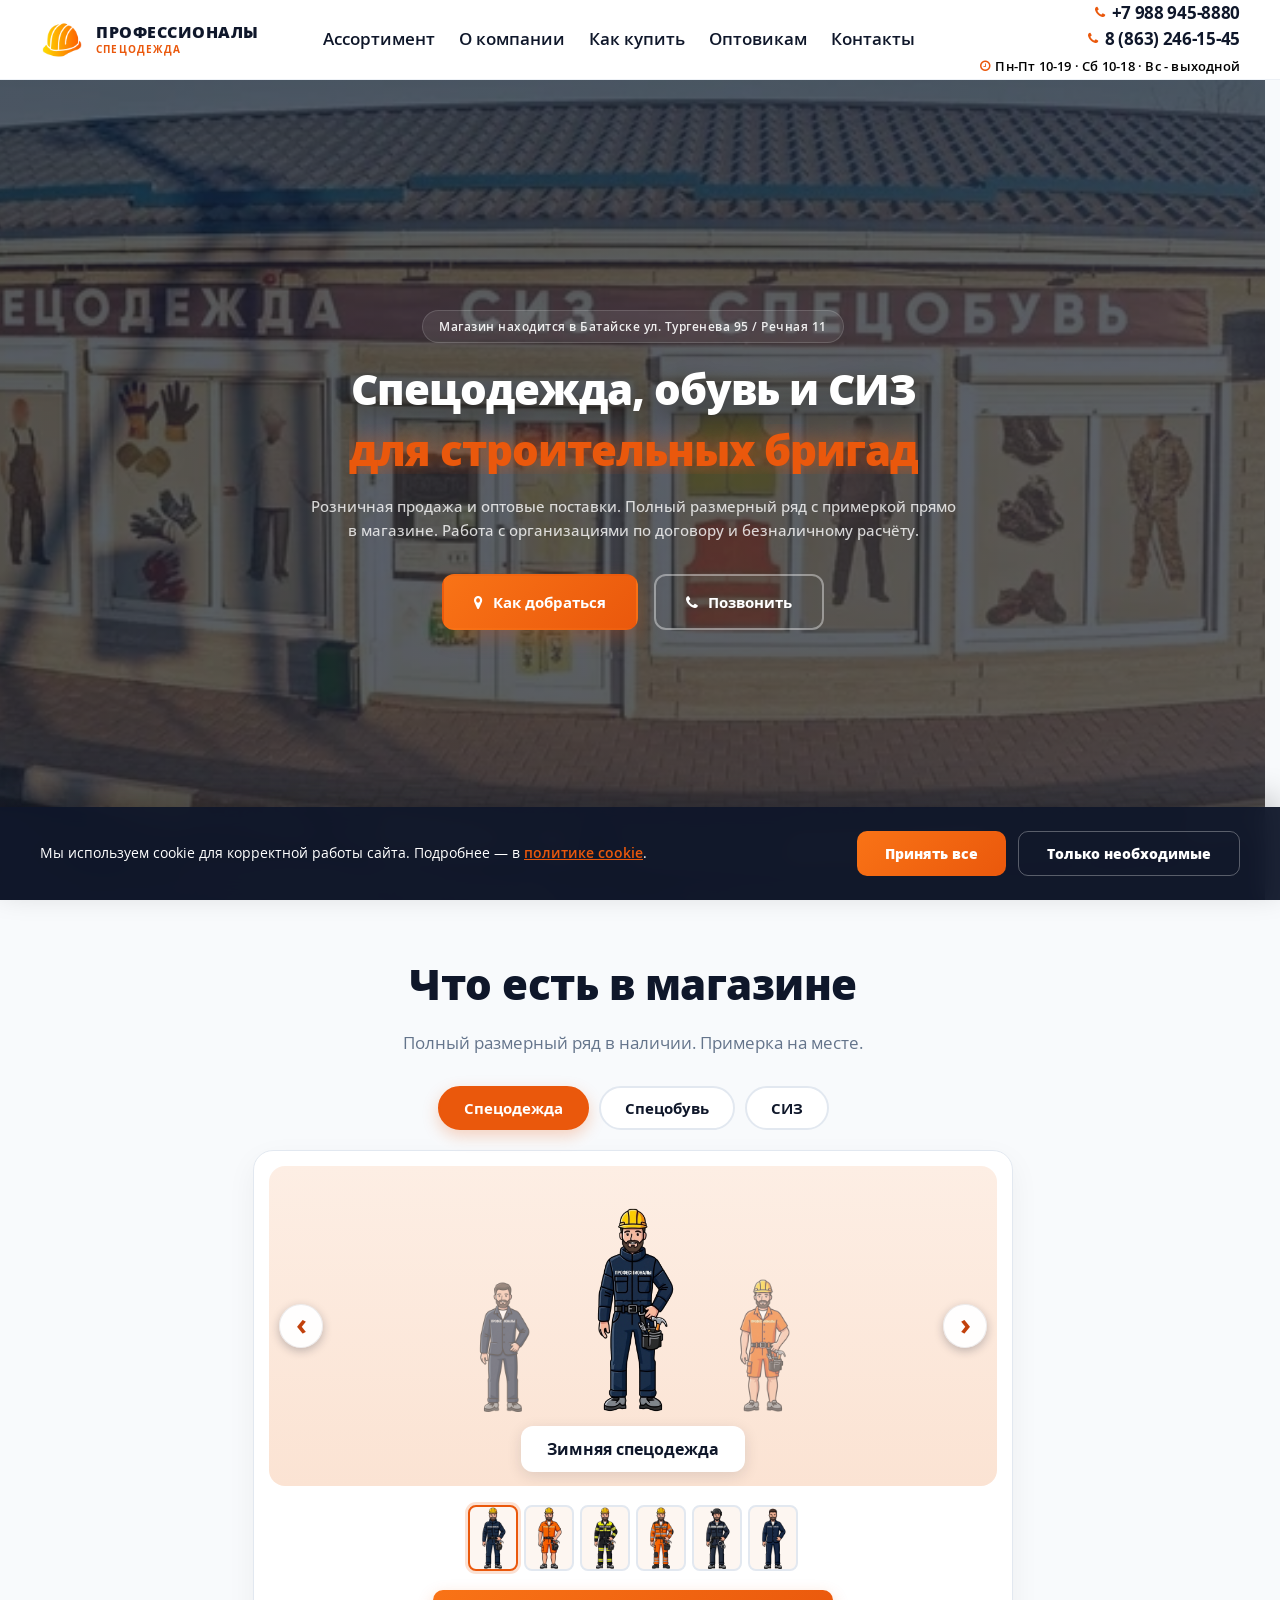
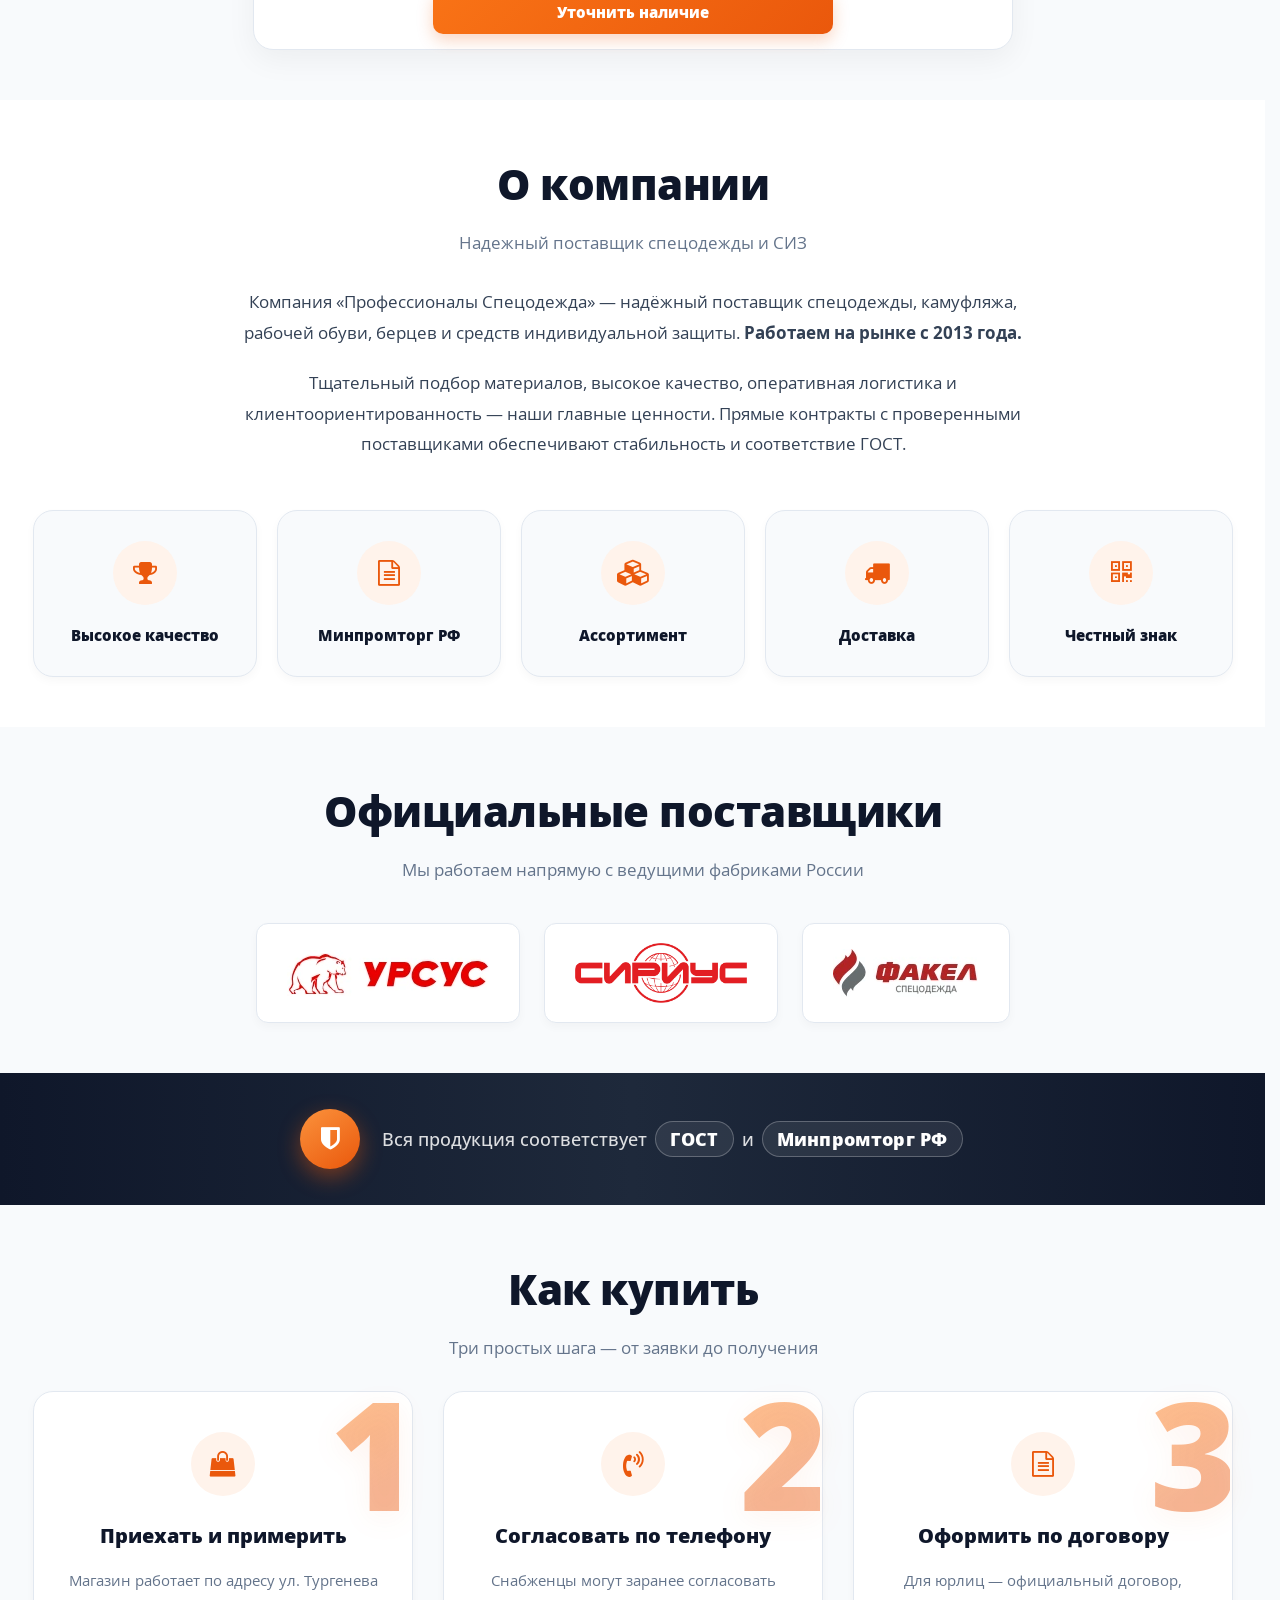
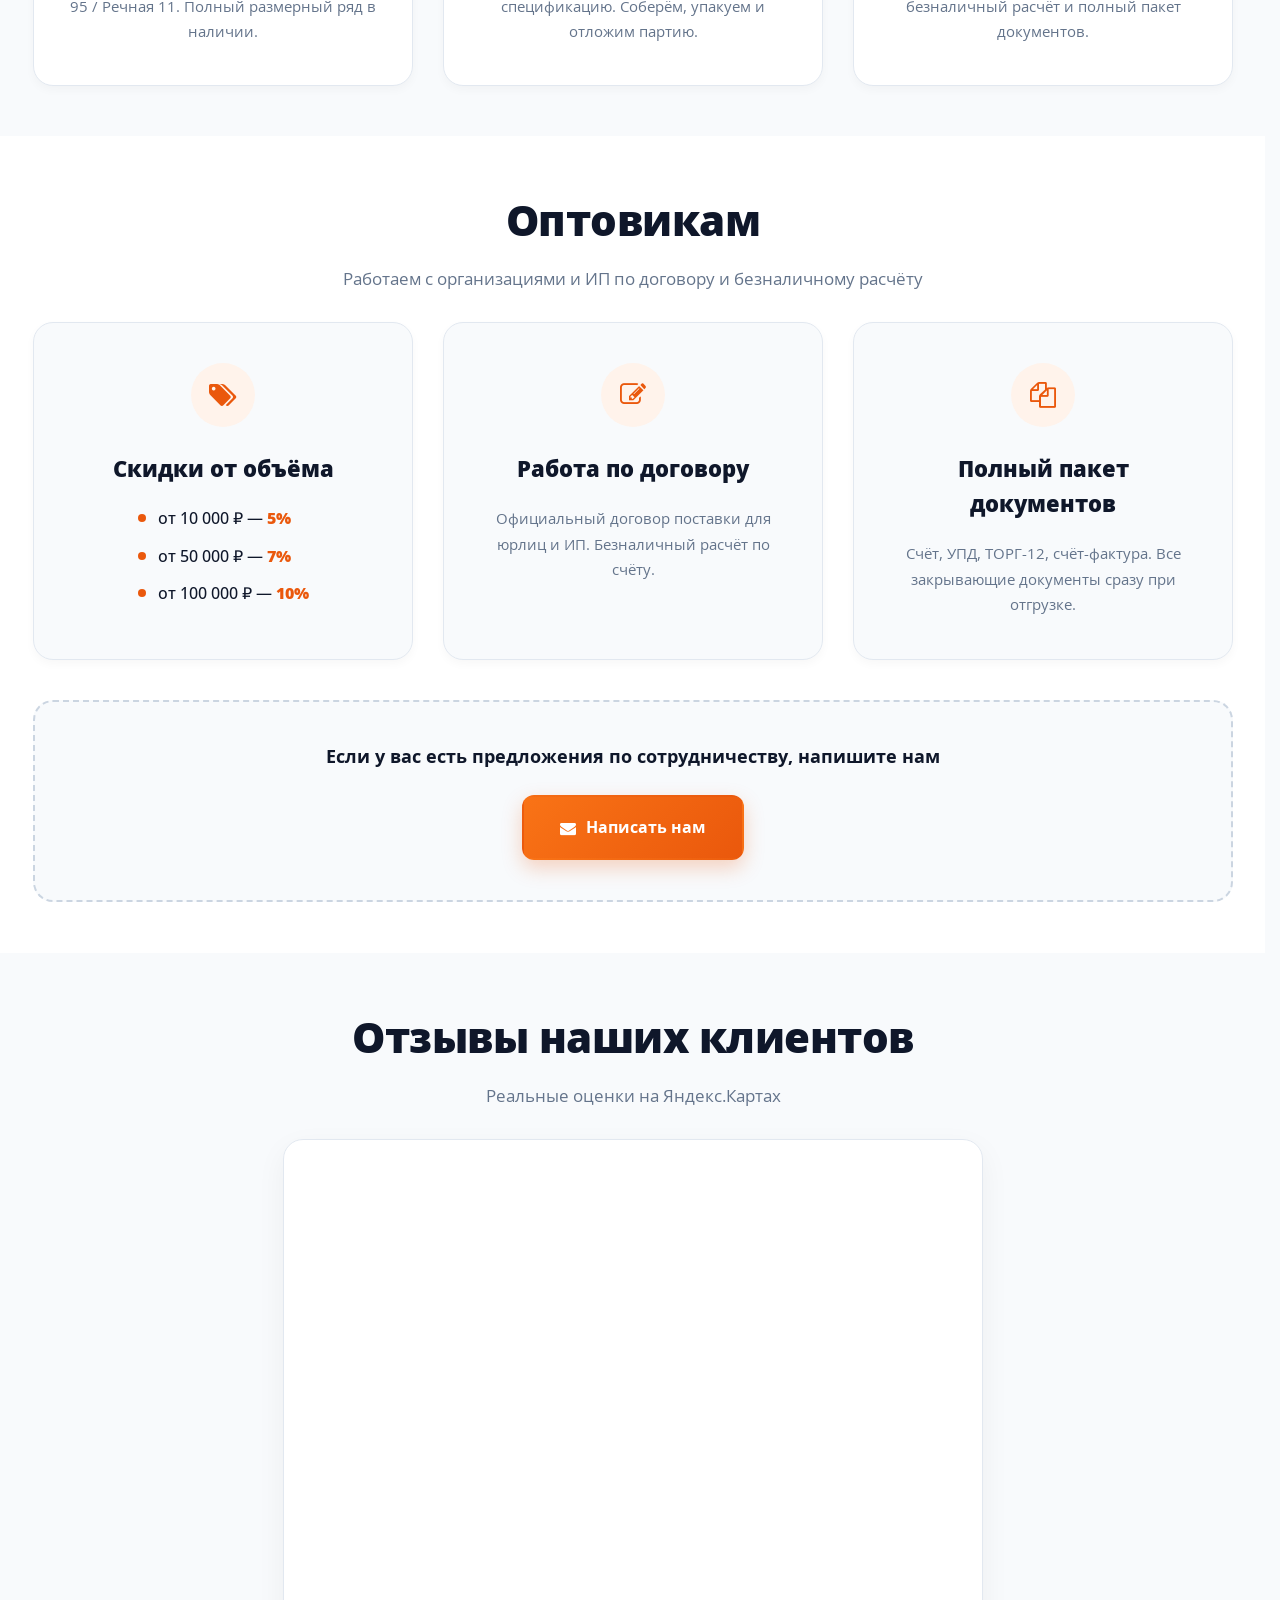
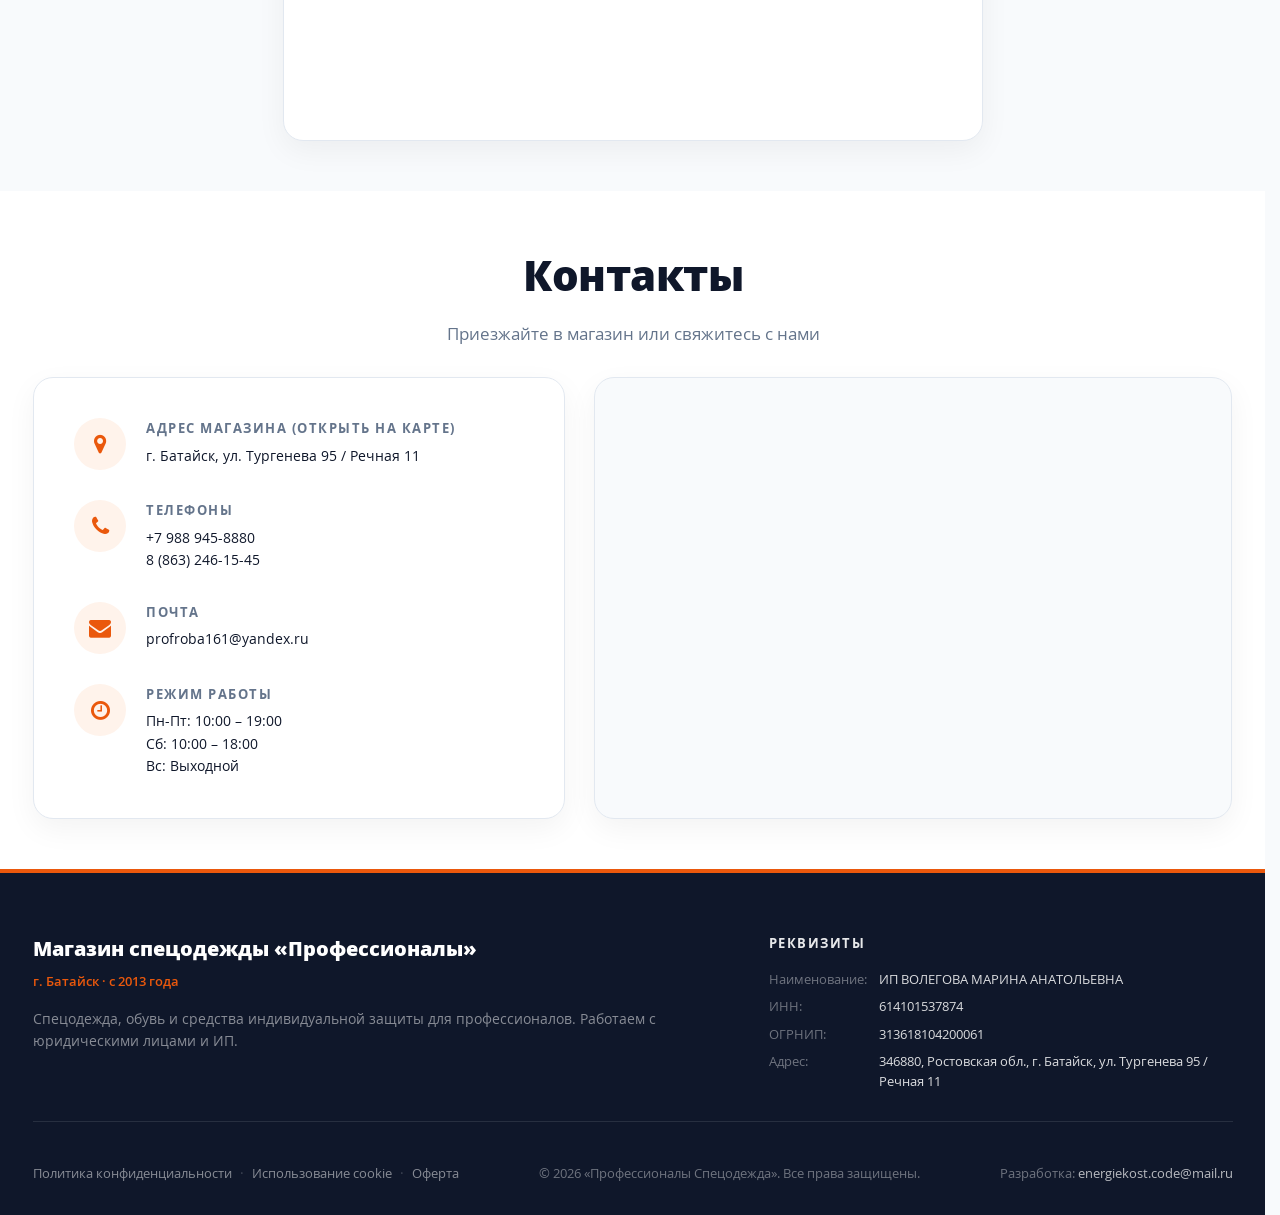
<file: index.html>
<!DOCTYPE html><!-- HTML 5-->
<html class="no-js" lang="ru">
<head>
    <meta charset="UTF-8">
    <script>
    (function(){
        var d = document.documentElement;
        d.classList.remove('no-js');
        d.classList.add('js');
        try { if (localStorage.getItem('promo_minimized') === 'true') { d.classList.add('promo-min'); } } catch(e) {}
        if ('scrollRestoration' in history) { history.scrollRestoration = 'manual'; }
    })();
    window.imgFallback=function(el){var svg=document.createElementNS('http://www.w3.org/2000/svg','svg');svg.setAttribute('viewBox','0 0 24 24');svg.setAttribute('class',el.className);svg.setAttribute('role','img');svg.setAttribute('aria-label',el.alt||'Изображение товара');svg.innerHTML='<rect x="3" y="4" width="18" height="16" rx="3" fill="none" stroke="currentColor" stroke-width="1.6"/><circle cx="9" cy="10" r="1.6"/><path d="M4 17l4.5-4.5 3 3L15 12l5 5" fill="none" stroke="currentColor" stroke-width="1.6" stroke-linecap="round" stroke-linejoin="round"/>';el.replaceWith(svg);};
    </script>
    <script>
    setTimeout(function () {
        document.querySelectorAll('.reveal').forEach(function (el) {
            el.classList.add('active');
        });
    }, 3500);
    </script>
    <meta name="viewport" content="width=device-width, initial-scale=1.0, viewport-fit=cover">
    <title>Спецодежда, рабочая обувь и СИЗ в Батайске | Магазин «Профессионалы»</title>
    <meta name="description" content="Магазин спецодежды «Профессионалы» в Батайске. Спецодежда, рабочая обувь, СИЗ. Опт и розница с 2013 года. ГОСТ. ул. Тургенева 95 / Речная 11.">
    <!-- ИКОНКИ ДЛЯ ВСЕХ УСТРОЙСТВ -->
    <link rel="icon" href="./img/favicon.ico">
    <link rel="icon" type="image/png" sizes="192x192" href="./img/icons/android-chrome-192x192.png">
    <link rel="apple-touch-icon" sizes="180x180" href="./img/icons/apple-touch-icon.png">
    <link rel="manifest" href="./site.webmanifest">
    <meta name="application-name" content="Профессионалы">
    <meta name="msapplication-TileColor" content="#ea580c">
    <meta name="msapplication-TileImage" content="./img/icons/mstile-150x150.png">
    <link rel="canonical" href="https://spetsodezhdabt.ru/">
    <meta name="theme-color" content="#0f172a">
    <meta property="og:type" content="website">
    <meta property="og:site_name" content="Профессионалы — спецодежда и СИЗ">
    <meta property="og:title" content="Спецодежда, рабочая обувь и СИЗ в Батайске | Магазин «Профессионалы»">
    <meta property="og:description" content="Спецодежда, рабочая обувь и СИЗ. Опт и розница с 2013 года. ГОСТ. Батайск, ул. Тургенева 95 / Речная 11.">
    <meta property="og:url" content="https://spetsodezhdabt.ru/">
    <meta property="og:image" content="https://spetsodezhdabt.ru/img/icons/og-cover.jpg">
    <meta property="og:image:width" content="1200">
    <meta property="og:image:height" content="600">
    <meta property="og:image:alt" content="Спецодежда, рабочая обувь и СИЗ в Батайске — магазин «Профессионалы»">
    <meta property="og:locale" content="ru_RU">
    <meta name="twitter:card" content="summary_large_image">
    <meta name="twitter:title" content="Спецодежда, рабочая обувь и СИЗ в Батайске | Магазин «Профессионалы»">
    <meta name="twitter:description" content="Спецодежда, рабочая обувь и СИЗ. Опт и розница с 2013 года. ГОСТ. Батайск, ул. Тургенева 95 / Речная 11.">
    <meta name="twitter:image" content="https://spetsodezhdabt.ru/img/icons/og-cover.jpg">
    <meta name="geo.region" content="RU-ROS">
    <meta name="geo.placename" content="Батайск">
    <meta name="geo.position" content="47.129;39.749">
    <meta name="ICBM" content="47.129, 39.749">
    <meta name="robots" content="index, follow, max-image-preview:large">
    <meta name="format-detection" content="telephone=no">

    <script type="application/ld+json">
    {"@context":"https://schema.org","@type":"Store","@id":"https://spetsodezhdabt.ru/#store","name":"Профессионалы — спецодежда и СИЗ","description":"Спецодежда, рабочая обувь и СИЗ в Батайске. Опт и розница с 2013 года.","url":"https://spetsodezhdabt.ru/","image":["https://spetsodezhdabt.ru/img/icons/og-cover.jpg","https://spetsodezhdabt.ru/img/boots.webp"],"telephone":"+7-988-945-8880","email":"profroba161@yandex.ru","address":{"@type":"PostalAddress","addressLocality":"Батайск","streetAddress":"ул. Тургенева 95 / Речная 11","addressRegion":"Ростовская область","postalCode":"346880","addressCountry":"RU"},"geo":{"@type":"GeoCoordinates","latitude":47.129,"longitude":39.749},"hasMap":"https://yandex.ru/maps/org/professionaly/1201692137/","sameAs":["https://yandex.ru/maps/org/professionaly/1201692137/"],"openingHoursSpecification":[{"@type":"OpeningHoursSpecification","dayOfWeek":["Monday","Tuesday","Wednesday","Thursday","Friday"],"opens":"10:00","closes":"19:00"},{"@type":"OpeningHoursSpecification","dayOfWeek":"Saturday","opens":"10:00","closes":"18:00"}],"priceRange":"₽","currenciesAccepted":"RUB","paymentAccepted":"Cash, Invoice","foundingDate":"2013"}
    </script>

    <link rel="stylesheet" href="./font-awesome-4.7.0/css/font-awesome.min.css">
    <link rel="preload" as="image" href="./img/hero-bg.webp" media="(min-width: 769px)">
    <link rel="preload" as="image" href="./img/hero-bg-mobile.webp" media="(max-width: 768px)">
    <link rel="stylesheet" href="./css/style.css">
</head>
<body>

    <div class="scroll-progress" id="scrollProgress" style="position:fixed;top:0;left:0;height:3px;background:var(--primary);z-index:9999;width:0;transition:width 0.1s;"></div>

    <!-- ШАПКА -->
    <header class="header">
        <div class="container header-inner">
            <a href="/" class="logo" id="logoLink" aria-label="Профессионалы — на главную">
                <img class="logo-icon" src="./img/logo.webp" alt="Логотип" onerror="imgFallback(this)">
                <span class="logo-text">
                    <span class="logo-name">ПРОФЕССИОНАЛЫ</span>
                    <span class="logo-sub">СПЕЦОДЕЖДА</span>
                </span>
            </a>

            <nav class="nav" id="nav">
                <ul class="nav-list">
                    <li><a href="#catalog" class="nav__link">Ассортимент</a></li>
                    <li><a href="#about" class="nav__link">О компании</a></li>
                    <li><a href="#how" class="nav__link">Как купить</a></li>
                    <li><a href="#wholesale" class="nav__link">Оптовикам</a></li>
                    <li><a href="#contacts" class="nav__link">Контакты</a></li>
                </ul>

                <div class="nav-mobile-contacts">
                    <a href="tel:+79889458880" class="mobile-phone-main">
                        <i class="fa fa-phone"></i> +7 988 945-8880
                    </a>
                    <span class="mobile-schedule">
                        <i class="fa fa-clock-o"></i> Пн-Пт 10-19 · Сб 10-18 · Вс - выходной
                    </span>
                    <div class="nav-messengers">
                        <a href="https://wa.me/79889458880" target="_blank" rel="noopener noreferrer" class="nav-msg-btn nav-msg-btn--wa" aria-label="WhatsApp"><i class="fa fa-whatsapp"></i></a>
                        <a href="https://max.ru/u/f9LHodD0cOLCpM7u_pa_Vx3ul_MFQYvq51uS13gZhT7H8y5cZUYExjlwQ-0" target="_blank" rel="noopener noreferrer" class="nav-msg-btn nav-msg-btn--max" aria-label="MAX"><img class="max-logo" src="./img/max_logo.svg" alt="" aria-hidden="true"></a>
                    </div>
                </div>
            </nav>

            <div class="header-contacts">
                <div class="phones">
                    <a href="tel:+79889458880" class="phone-main"><i class="fa fa-phone"></i> +7 988 945-8880</a>
                    <a href="tel:+78632461545" class="phone-main phone-main--alt"><i class="fa fa-phone"></i> 8 (863) 246-15-45</a>
                </div>
                <span class="work-hours"><i class="fa fa-clock-o"></i> Пн-Пт 10-19 · Сб 10-18 · Вс - выходной</span>
            </div>

            <a href="tel:+79889458880" class="header-mobile-phone" aria-label="Позвонить">
                <i class="fa fa-phone"></i>
            </a>

            <button class="burger" id="burger" aria-label="Меню" aria-expanded="false">
                <i class="fa fa-bars"></i>
            </button>
        </div>
    </header>

    <main>
        <!-- ГЛАВНЫЙ ЭКРАН -->
        <section class="hero">
            <div class="container hero-inner reveal">
                <div class="hero-badge">Магазин находится в Батайске ул. Тургенева 95 / Речная 11</div>

                <h1 class="hero-title">
                    <span class="hero-title-top">Спецодежда, обувь и СИЗ</span>
                    <span class="hero-title-bottom">
                        <span class="rotator-wrapper">
                            <span class="rotator-sizer" aria-hidden="true">для строительных бригад</span>
                            <span class="text-rotator" id="rotator">для строительных бригад</span>
                        </span>
                    </span>
                </h1>

                <p class="hero-text">
                    Розничная продажа и оптовые поставки. <span class="hero-text-extra">Полный размерный ряд с примеркой прямо в магазине. Работа с организациями по договору и безналичному расчёту.</span>
                </p>
                <div class="hero-actions">
                    <a href="#contacts" class="btn btn-primary"><i class="fa fa-map-marker"></i> Как добраться</a>
                    <a href="tel:+79889458880" class="btn btn-outline"><i class="fa fa-phone"></i> Позвонить</a>
                </div>
            </div>
        </section>

        <!-- КАТАЛОГ (КАРУСЕЛЬ) -->
        <section class="section" id="catalog">
            <div class="container">
                <div class="section-title reveal">
                    <h2>Что есть в магазине</h2>
                    <p>Полный размерный ряд в наличии. Примерка на месте.</p>
                </div>

                <!-- КАРУСЕЛЬ -->
                <div class="catalog-wrap reveal">
                    <div class="tabs" id="tabs"></div>
                    <div class="cat-card">
                        <div class="scene" id="scene">
                            <button class="cat-arrow l" id="arrL" aria-label="Назад">&#8249;</button>
                            <div class="stage" id="stage"></div>
                            <div class="plaque" id="plaque"></div>
                            <button class="cat-arrow r" id="arrR" aria-label="Вперёд">&#8250;</button>
                        </div>
                        <div class="thumbs" id="thumbs"></div>

                        <button class="cta" id="ctaBtn">Уточнить наличие</button>
                    </div>
                </div>
            </div>
        </section>

        <!-- О КОМПАНИИ -->
        <section class="section section-dark" id="about">
            <div class="container">
                <div class="section-title reveal">
                    <h2>О компании</h2>
                    <p>Надежный поставщик спецодежды и СИЗ</p>
                </div>

                <div class="about-text reveal">
                    <p>Компания «Профессионалы Спецодежда» — надёжный поставщик спецодежды, камуфляжа, рабочей обуви, берцев и средств индивидуальной защиты. <strong>Работаем на рынке с 2013 года.</strong></p>
                    <p>Тщательный подбор материалов, высокое качество, оперативная логистика и клиентоориентированность — наши главные ценности. Прямые контракты с проверенными поставщиками обеспечивают стабильность и соответствие ГОСТ.</p>
                </div>

                <div class="features-grid reveal">
                    <div class="feature-item">
                        <div class="feature-icon"><i class="fa fa-trophy"></i></div>
                        <h4>Высокое качество</h4>
                    </div>
                    <div class="feature-item">
                        <div class="feature-icon"><i class="fa fa-file-text-o"></i></div>
                        <h4>Минпромторг РФ</h4>
                    </div>
                    <div class="feature-item">
                        <div class="feature-icon"><i class="fa fa-cubes"></i></div>
                        <h4>Ассортимент</h4>
                    </div>
                    <div class="feature-item">
                        <div class="feature-icon"><i class="fa fa-truck"></i></div>
                        <h4>Доставка</h4>
                    </div>
                    <div class="feature-item">
                        <div class="feature-icon"><i class="fa fa-qrcode"></i></div>
                        <h4>Честный знак</h4>
                    </div>
                </div>
            </div>
        </section>

        <!-- БРЕНДЫ -->
        <section class="section" id="brands">
            <div class="container">
                <div class="section-title reveal">
                    <h2>Официальные поставщики</h2>
                    <p>Мы работаем напрямую с ведущими фабриками России</p>
                </div>
                <div class="brands-wrap reveal">
                    <div class="brand-item"><img src="./img/brand/urus_logo.webp"   alt="УРСУС"          onerror="imgFallback(this)"></div>
                    <div class="brand-item"><img src="./img/brand/sirius_logo.webp" alt="Планета Сириус" onerror="imgFallback(this)"></div>
                    <div class="brand-item"><img src="./img/brand/torch_logo.webp"  alt="Факел"          onerror="imgFallback(this)"></div>
                </div>
            </div>
        </section>

        <!-- ГОСТ -->
        <div class="gost">
            <div class="container gost-inner reveal">
                <div class="gost-icon"><i class="fa fa-shield"></i></div>
                <p class="gost-text">Вся продукция соответствует <span class="gost-badge">ГОСТ</span> и <span class="gost-badge">Минпромторг РФ</span></p>
            </div>
        </div>

        <!-- КАК КУПИТЬ -->
        <section class="section" id="how">
            <div class="container">
                <div class="section-title reveal">
                    <h2>Как купить</h2>
                    <p>Три простых шага — от заявки до получения</p>
                </div>
                <div class="steps-grid">
                    <div class="step-card reveal">
                        <span class="step-num">1</span>
                        <div class="step-icon"><i class="fa fa-shopping-bag"></i></div>
                        <h3>Приехать и примерить</h3>
                        <p>Магазин работает по адресу ул. Тургенева 95 / Речная 11. Полный размерный ряд в наличии.</p>
                    </div>
                    <div class="step-card reveal reveal-delay-1">
                        <span class="step-num">2</span>
                        <div class="step-icon"><i class="fa fa-volume-control-phone"></i></div>
                        <h3>Согласовать по телефону</h3>
                        <p>Снабженцы могут заранее согласовать спецификацию. Соберём, упакуем и отложим партию.</p>
                    </div>
                    <div class="step-card reveal reveal-delay-2">
                        <span class="step-num">3</span>
                        <div class="step-icon"><i class="fa fa-file-text-o"></i></div>
                        <h3>Оформить по договору</h3>
                        <p>Для юрлиц — официальный договор, безналичный расчёт и полный пакет документов.</p>
                    </div>
                </div>
            </div>
        </section>

        <!-- ОПТОВИКАМ -->
        <section class="section section-dark" id="wholesale">
            <div class="container">
                <div class="section-title reveal">
                    <h2>Оптовикам</h2>
                    <p>Работаем с организациями и ИП по договору и безналичному расчёту</p>
                </div>
                <div class="opt-grid">
                    <div class="opt-card reveal">
                        <div class="opt-card__icon"><i class="fa fa-tags"></i></div>
                        <h3>Скидки от объёма</h3>
                        <ul class="opt-card__list">
                            <li>от 10 000 ₽ — <strong>5%</strong></li>
                            <li>от 50 000 ₽ — <strong>7%</strong></li>
                            <li>от 100 000 ₽ — <strong>10%</strong></li>
                        </ul>
                    </div>
                    <div class="opt-card reveal reveal-delay-1">
                        <div class="opt-card__icon"><i class="fa fa-pencil-square-o"></i></div>
                        <h3>Работа по договору</h3>
                        <p>Официальный договор поставки для юрлиц и ИП. Безналичный расчёт по счёту.</p>
                    </div>
                    <div class="opt-card reveal reveal-delay-2">
                        <div class="opt-card__icon"><i class="fa fa-files-o"></i></div>
                        <h3>Полный пакет документов</h3>
                        <p>Счёт, УПД, ТОРГ-12, счёт-фактура. Все закрывающие документы сразу при отгрузке.</p>
                    </div>
                </div>
                <div class="opt-cta reveal">
                    <p>Если у вас есть предложения по сотрудничеству, напишите нам</p>
                    <a href="mailto:profroba161@yandex.ru" class="btn btn-primary"><i class="fa fa-envelope"></i> Написать нам</a>
                </div>
            </div>
        </section>

        <!-- ОТЗЫВЫ -->
        <section class="section" id="reviews">
            <div class="container">
                <div class="section-title reveal">
                    <h2>Отзывы наших клиентов</h2>
                    <p>Реальные оценки на Яндекс.Картах</p>
                </div>
                <div class="reviews-frame reveal">
                    <iframe src="https://yandex.ru/maps-reviews-widget/1201692137?comments" title="Отзывы о магазине" loading="lazy"></iframe>
                </div>
            </div>
        </section>

        <!-- КОНТАКТЫ -->
        <section class="section section-dark" id="contacts">
            <div class="container">
                <div class="section-title reveal">
                    <h2>Контакты</h2>
                    <p>Приезжайте в магазин или свяжитесь с нами</p>
                </div>
                <div class="contacts-grid">
                    <div class="contact-box reveal">
                        <a href="https://yandex.ru/maps/org/professionaly/1201692137/" target="_blank" rel="noopener noreferrer" class="contact-item">
                            <div class="contact-icon"><i class="fa fa-map-marker"></i></div>
                            <div>
                                <div class="contact-label">Адрес магазина (Открыть на карте)</div>
                                <div class="contact-val">г. Батайск, ул. Тургенева 95 / Речная 11</div>
                            </div>
                        </a>
                        <div class="contact-item">
                            <div class="contact-icon"><i class="fa fa-phone"></i></div>
                            <div>
                                <div class="contact-label">Телефоны</div>
                                <div class="contact-val">
                                    <a href="tel:+79889458880">+7 988 945-8880</a><br>
                                    <a href="tel:+78632461545">8 (863) 246-15-45</a>
                                </div>
                            </div>
                        </div>
                        <div class="contact-item">
                            <div class="contact-icon"><i class="fa fa-envelope"></i></div>
                            <div>
                                <div class="contact-label">Почта</div>
                                <div class="contact-val"><a href="mailto:profroba161@yandex.ru">profroba161@yandex.ru</a></div>
                            </div>
                        </div>
                        <div class="contact-item">
                            <div class="contact-icon"><i class="fa fa-clock-o"></i></div>
                            <div>
                                <div class="contact-label">Режим работы</div>
                                <div class="contact-val">Пн-Пт: 10:00 – 19:00<br>Сб: 10:00 – 18:00<br>Вс: Выходной</div>
                            </div>
                        </div>
                    </div>
                    <div class="map-wrap reveal reveal-delay-1">
                        <iframe src="https://yandex.ru/map-widget/v1/?ol=biz&oid=1201692137&z=16" width="100%" height="100%" loading="lazy" allowfullscreen="true" title="Карта"></iframe>
                    </div>
                </div>
            </div>
        </section>
    </main>

    <!-- ПОДВАЛ -->
    <footer class="footer">
        <div class="container">
            <div class="footer-top">
                <div class="footer-brand">
                    <div class="footer-brand-name">Магазин спецодежды «Профессионалы»</div>
                    <div class="footer-brand-tagline">г. Батайск · с 2013 года</div>
                    <p class="footer-brand-desc">Спецодежда, обувь и средства индивидуальной защиты для профессионалов. Работаем с юридическими лицами и ИП.</p>
                </div>
                <div class="footer-req">
                    <h4>Реквизиты</h4>
                    <div class="footer-requisites">
                        <div class="footer-req-row"><span class="footer-req-label">Наименование:</span><span class="footer-req-value">ИП ВОЛЕГОВА МАРИНА АНАТОЛЬЕВНА</span></div>
                        <div class="footer-req-row"><span class="footer-req-label">ИНН:</span><span class="footer-req-value">614101537874</span></div>
                        <div class="footer-req-row"><span class="footer-req-label">ОГРНИП:</span><span class="footer-req-value">313618104200061</span></div>
                        <div class="footer-req-row"><span class="footer-req-label">Адрес:</span><span class="footer-req-value">346880, Ростовская обл., г. Батайск, ул. Тургенева 95 / Речная 11</span></div>
                    </div>
                </div>
            </div>
            <div class="footer-bottom-row">
                <div class="footer-legal">
                    <a href="#" id="openPolicy">Политика конфиденциальности</a>
                    <span class="dot">·</span>
                    <a href="#" id="openPolicyCookie">Использование cookie</a>
                    <span class="dot">·</span>
                    <a href="#" id="openPolicyOferta">Оферта</a>
                </div>
                <div class="footer-copy">© <span id="copyYear">2026</span> «Профессионалы Спецодежда». Все права защищены.</div>
                <div class="footer-author">Разработка: <a href="mailto:energiekost.code@mail.ru">energiekost.code@mail.ru</a></div>
            </div>
        </div>
    </footer>

    <!-- ================= КОНТЕЙНЕР АКЦИИ (МОРФИНГ) ================= -->
    <div class="promo-container" id="promoContainer">
        <!-- ПК КАРТОЧКА -->
        <div class="promo-card-pc" id="promoCardPc">
           <button type="button" class="promo-card-pc__close" id="minimizePc" aria-label="Свернуть">
                <i class="fa fa-chevron-down"></i>
            </button>

            <img src="./img/boots.webp" alt="Зимняя обувь" class="promo-card-pc__img" onerror="imgFallback(this)">

            <div>
                <div class="promo-card-pc__tag"><span class="flame-ico" aria-hidden="true">🔥</span> Акция</div>
                <div class="promo-card-pc__title">Скидка 10%</div>
                <div class="promo-card-pc__text">на всю зимнюю обувь!</div>
            </div>

            <div class="promo-card-pc__btns">
                <a href="tel:+79889458880" class="pw-btn call"><i class="fa fa-phone"></i> Позвонить</a>
                <a href="https://wa.me/79889458880?text=Здравствуйте!%20Интересует%20скидка%2010%25%20на%20зимнюю%20обувь." target="_blank" rel="noopener noreferrer" class="pw-btn wa"><i class="fa fa-whatsapp"></i> WhatsApp</a>
                <a href="https://max.ru/u/f9LHodD0cOLCpM7u_pa_Vx3ul_MFQYvq51uS13gZhT7H8y5cZUYExjlwQ-0" target="_blank" rel="noopener noreferrer" class="pw-btn max"><img class="max-logo" src="./img/max_logo.svg" alt="" aria-hidden="true"> MAX</a>
            </div>
        </div>

        <!-- КРУГЛАЯ КНОПКА — запасной вход в акцию после сворачивания
             (ПК: разворачивает карточку, телефон/планшет: открывает модалку) -->
        <button type="button" class="promo-fab" id="promoFab" aria-label="Открыть акцию">
            <i class="fa fa-tags"></i>
        </button>
    </div>

    <!-- ================= ЛИПКАЯ ПАНЕЛЬ (ТЕЛЕФОН И ПЛАНШЕТ) ================= -->
    <div class="mobile-promo-bar" id="mobilePromoBar" role="button" tabindex="0" aria-label="Акция: скидка 10% на зимнюю обувь">
        <div class="mobile-promo-content">
            <img src="./img/boots.webp" alt="Зимняя обувь" class="mobile-promo-img" onerror="imgFallback(this)">
            <div class="mobile-promo-text">
                <!-- Порядок на узких экранах: картинка → плашка «Скидка 10% 🔥» → подпись -->
                <span class="mobile-promo-label">Скидка 10% <span class="flame-ico" aria-hidden="true">🔥</span></span>
                <span class="mobile-promo-sub">на зимнюю обувь</span>
            </div>
        </div>
        <div class="mobile-promo-btn">Узнать</div>

        <button type="button" class="mobile-promo-close" id="minimizeMobile" aria-label="Свернуть">
            <i class="fa fa-chevron-down"></i>
        </button>
    </div>

    <!-- ================= МОДАЛКА АКЦИИ (ТЕЛЕФОН И ПЛАНШЕТ) ================= -->
    <div class="promo-modal" id="promoModal">
        <div class="promo-modal-window" role="dialog" aria-modal="true" aria-label="Акция: Скидка 10% на зимнюю обувь">
            <button type="button" class="promo-modal-close" id="closePromoModal" aria-label="Закрыть">
                <i class="fa fa-times"></i>
            </button>
            <img src="./img/boots.webp" alt="Зимняя обувь" class="promo-modal-img" onerror="imgFallback(this)">

            <div class="promo-modal-tag"><span class="flame-ico" aria-hidden="true">🔥</span> Акция</div>

            <div class="promo-modal-title">Скидка 10%</div>
            <div class="promo-modal-subtitle">на всю зимнюю обувь!</div>
            <div class="promo-modal-text">Успейте подготовиться к сезону. Полный размерный ряд в наличии.</div>

            <div class="promo-modal-buttons">
                <a href="tel:+79889458880" class="btn-msg call">
                    <i class="fa fa-phone"></i> Позвонить
                </a>
                <a href="https://wa.me/79889458880?text=Здравствуйте!%20Интересует%20скидка%2010%25%20на%20зимнюю%20обувь." target="_blank" rel="noopener noreferrer" class="btn-msg wa">
                    <i class="fa fa-whatsapp"></i> Написать в WhatsApp
                </a>
                <a href="https://max.ru/u/f9LHodD0cOLCpM7u_pa_Vx3ul_MFQYvq51uS13gZhT7H8y5cZUYExjlwQ-0" target="_blank" rel="noopener noreferrer" class="btn-msg max">
                    <img class="max-logo" src="./img/max_logo.svg" alt="" aria-hidden="true"> Написать в MAX
                </a>
            </div>
        </div>
    </div>

    <!-- ПЛАВАЮЩИЙ ВИДЖЕТ СВЯЗИ -->
    <div class="widget" id="msgWidget">
        <div class="widget-menu">
            <a href="tel:+79889458880" class="widget-btn widget-btn--phone" aria-label="Позвонить"><i class="fa fa-phone"></i></a>
            <a href="https://wa.me/79889458880" target="_blank" rel="noopener noreferrer" class="widget-btn widget-btn--wa" aria-label="WhatsApp"><i class="fa fa-whatsapp"></i></a>
            <a href="https://max.ru/u/f9LHodD0cOLCpM7u_pa_Vx3ul_MFQYvq51uS13gZhT7H8y5cZUYExjlwQ-0" target="_blank" rel="noopener noreferrer" class="widget-btn widget-btn--max" aria-label="MAX"><img class="max-logo" src="./img/max_logo.svg" alt="" aria-hidden="true"></a>
        </div>
        <button id="widgetTrigger" class="widget-trigger" aria-expanded="false" aria-label="Связаться с нами">
            <svg class="widget-icon-open" viewBox="0 0 24 24" fill="none" stroke="currentColor" stroke-width="2" stroke-linecap="round" stroke-linejoin="round"><path d="M21 11.5a8.38 8.38 0 0 1-.9 3.8 8.5 8.5 0 0 1-7.6 4.7 8.38 8.38 0 0 1-3.8-.9L3 21l1.9-5.7a8.38 8.38 0 0 1-.9-3.8 8.5 8.5 0 0 1 4.7-7.6 8.38 8.38 0 0 1 3.8-.9h.5a8.48 8.48 0 0 1 8 8v.5z"></path></svg>
            <svg class="widget-icon-close" viewBox="0 0 24 24" fill="none" stroke="currentColor" stroke-width="2.5" stroke-linecap="round" stroke-linejoin="round"><line x1="18" y1="6" x2="6" y2="18"></line><line x1="6" y1="6" x2="18" y2="18"></line></svg>
        </button>
    </div>

    <!-- COOKIE -->
    <div class="cookie" id="cookieBanner" role="dialog" aria-live="polite" aria-label="Уведомление об использовании cookie">
        <div class="container cookie-inner">
            <p class="cookie-text">Мы используем cookie для корректной работы сайта. Подробнее — в <a href="#" id="openPolicyCookie2">политике cookie</a>.</p>
            <div class="cookie-actions">
                <button class="cookie-btn cookie-btn--primary" id="cookieAccept">Принять все</button>
                <button class="cookie-btn cookie-btn--ghost" id="cookieNecessary">Только необходимые</button>
            </div>
        </div>
    </div>

    <!-- ЮРИДИЧЕСКАЯ МОДАЛКА -->
    <div class="modal" id="popupOverlay" role="dialog" aria-modal="true" aria-label="Правовая информация">
        <div class="modal-window">
            <button class="modal-close" id="popupClose" aria-label="Закрыть"><i class="fa fa-times"></i></button>
            <div class="modal-scroll">
                <h2 class="modal-title" id="modalTitle">Правовая информация</h2>
                <div class="modal-tabs" role="tablist">
                    <button class="modal-tab is-active" data-tab="tab-1" role="tab" aria-selected="true">152-ФЗ</button>
                    <button class="modal-tab" data-tab="tab-2" role="tab" aria-selected="false">Cookie</button>
                    <button class="modal-tab" data-tab="tab-3" role="tab" aria-selected="false">Оферта</button>
                </div>
                <div class="modal-content is-active" id="tab-1" role="tabpanel">
                    <h3>Политика в отношении обработки персональных данных</h3>
                    <p><strong>1. Общие положения.</strong> Настоящая Политика определяет порядок обработки и защиты персональных данных в магазине спецодежды «Профессионалы» (далее — Оператор) в соответствии с Федеральным законом от 27.07.2006 № 152-ФЗ «О персональных данных».</p>
                    <p><strong>2. Оператор.</strong> Индивидуальный предприниматель Волегова Марина Анатольевна, ИНН 614101537874, ОГРНИП 313618104200061. Адрес: 346880, Ростовская обл., г. Батайск, ул. Тургенева 95 / Речная 11. Телефон: <a href="tel:+79889458880">+7 988 945-8880</a>. E-mail: <a href="mailto:profroba161@yandex.ru">profroba161@yandex.ru</a>.</p>
                    <p><strong>3. Состав данных.</strong> Сайт не содержит форм сбора персональных данных. Обработка данных возникает только при обращении пользователя по телефону, в мессенджерах (WhatsApp, MAX) или по электронной почте. При обращении могут обрабатываться: имя, номер телефона, адрес электронной почты, наименование организации (для юрлиц) и содержание обращения.</p>
                    <p><strong>4. Цели обработки.</strong> Консультирование по ассортименту, наличию и ценам; подготовка коммерческого предложения; заключение и исполнение договора поставки; оформление первичных документов (счёт, УПД, ТОРГ-12).</p>
                    <p><strong>5. Правовые основания.</strong> Согласие субъекта персональных данных, выраженное путём обращения к Оператору; заключение и исполнение договора; требования законодательства РФ.</p>
                    <p><strong>6. Сроки обработки.</strong> Данные обрабатываются до достижения целей обработки либо до отзыва согласия субъектом. Данные, необходимые для бухгалтерского и налогового учёта, хранятся в сроки, установленные законодательством РФ.</p>
                    <p><strong>7. Права субъекта.</strong> Вы вправе запросить сведения об обработке ваших данных, требовать их уточнения, блокирования или уничтожения, а также отозвать согласие, направив обращение на e-mail Оператора.</p>
                    <p><strong>8. Изменения.</strong> Оператор вправе изменять Политику. Актуальная редакция всегда размещена на данной странице. Обновлено: октябрь 2026 г.</p>
                </div>
                <div class="modal-content" id="tab-2" role="tabpanel">
                    <h3>Использование файлов Cookie</h3>
                    <p><strong>1. Что такое cookie.</strong> Cookie — небольшие текстовые файлы, которые сохраняются в браузере при посещении сайта и позволяют ему корректно работать и запоминать ваши настройки.</p>
                    <p><strong>2. Какие cookie использует сайт.</strong> Сайт использует только строго необходимые (технические) cookie и данные localStorage: состояние акционного виджета (свёрнут/развёрнут), факт выбора настроек cookie, состояние интерфейса (меню, модальные окна). Аналитические и рекламные cookie не используются, данные третьим лицам не передаются.</p>
                    <p><strong>3. Cookie не содержат персональных данных</strong> и не позволяют идентифицировать конкретного посетителя.</p>
                    <p><strong>4. Управление cookie.</strong> Вы можете удалить или заблокировать cookie в настройках своего браузера. Полный запрет cookie может повлиять на работу отдельных элементов интерфейса (например, акционного виджета).</p>
                    <p>Обновлено: октябрь 2026 г.</p>
                </div>
                <div class="modal-content" id="tab-3" role="tabpanel">
                    <h3>Уведомление об отсутствии публичной оферты</h3>
                    <p><strong>1.</strong> Вся информация, размещённая на сайте — сведения о товарах (спецодежда, рабочая обувь, СИЗ), их характеристиках и наличии — носит исключительно ознакомительный и справочный характер и не является публичной офертой в смысле статьи 437 Гражданского кодекса РФ.</p>
                    <p><strong>2.</strong> Цены, указанные устно или в переписке, являются предварительными. Итоговая стоимость, условия оплаты, скидок и поставки фиксируются в договоре поставки либо в счёте.</p>
                    <p><strong>3.</strong> Изображения товаров могут незначительно отличаться от фактического внешнего вида. Ассортимент, размеры и наличие уточняются по телефону <a href="tel:+79889458880">+7 988 945-8880</a> или в мессенджерах.</p>
                    <p><strong>4.</strong> Оформление заказа и заключение договора осуществляется при обращении в магазин — по телефону, через мессенджеры или при личном визите. Обновлено: октябрь 2026 г.</p>
                </div>
            </div>
        </div>
    </div>

    <!-- МОДАЛКА КАТАЛОГА -->
    <div class="catalog-overlay" id="catalogOverlay">
        <div class="catalog-sheet" role="dialog" aria-modal="true" aria-label="Информация о товаре">
            <button class="catalog-close" id="catalogClose" aria-label="Закрыть">&times;</button>
            <div class="c-media" id="mMedia">
                <button class="p-arrow l" id="mArrL" aria-label="Назад">&#8249;</button>
                <div class="mwrap" id="mImg"></div>
                <button class="p-arrow r" id="mArrR" aria-label="Вперёд">&#8250;</button>
            </div>
            <div class="c-info">
                <h3 id="mTitle"></h3>
                <p>Полный размерный ряд в наличии. Приезжайте на примерку или закажите оптом по договору.</p>
                <a class="mbtn call" id="mCall" href="tel:+79889458880">Позвонить: +7 988 945-8880</a>
                <button class="mbtn mx" id="mMax">MAX</button>
                <a class="mbtn wa" id="mWa" href="https://wa.me/79889458880" target="_blank" rel="noopener">WhatsApp</a>
                <a class="mbtn mail" id="mMail" href="mailto:profroba161@yandex.ru" title="Откроет почту с готовым текстом заявки"><i class="fa fa-envelope"></i> Написать на почту</a>
            </div>
        </div>
    </div>

    <div class="toast" id="toast"></div>
    <script src="js/script.js"></script>
</body>
</html>
</file>
<file: css/style.css>
/* ================= ШРИФТЫ ================= */
@font-face { font-family: 'Open Sans'; src: url('../fonts/OpenSans-Light.woff2') format('woff2'); font-weight: 300; font-style: normal; font-display: swap; }
@font-face { font-family: 'Open Sans'; src: url('../fonts/OpenSans-Regular.woff2') format('woff2'); font-weight: 400; font-style: normal; font-display: swap; }
@font-face { font-family: 'Open Sans'; src: url('../fonts/OpenSans-Medium.woff2') format('woff2'); font-weight: 500; font-style: normal; font-display: swap; }
@font-face { font-family: 'Open Sans'; src: url('../fonts/OpenSans-SemiBold.woff2') format('woff2'); font-weight: 600; font-style: normal; font-display: swap; }
@font-face { font-family: 'Open Sans'; src: url('../fonts/OpenSans-Bold.woff2') format('woff2'); font-weight: 700; font-style: normal; font-display: swap; }
@font-face { font-family: 'Open Sans'; src: url('../fonts/OpenSans-ExtraBold.woff2') format('woff2'); font-weight: 800 900; font-style: normal; font-display: swap; }

/* ================= БАЗА ================= */
:root {
    --primary: #ea580c;
    --primary-hover: #c2410c;
    --primary-light: #f97316;
    --wa: #25d366;
    --wa-light: #3ee07d;
    --mx: #7b2ff7;
    --mx-light: #964dff;
    --mail: #475569;
    --mail-light: #64748b;
    --secondary: #0f172a;
    --text: #334155;
    --soft: #f8fafc;
    --border: #e2e8f0;
    --white: #ffffff;
    --muted: #64748b;
    --icon-bg: #FFF3EB;
    --icon-bg-hover: #FFE4D6;
    --radius: 20px;
    --shadow-sm: 0 4px 10px rgba(0,0,0,0.03);
    --shadow: 0 10px 30px rgba(0,0,0,0.05);
    --transition: 0.4s cubic-bezier(0.4, 0, 0.2, 1);
    --font: 'Open Sans', 'Segoe UI', Arial, sans-serif;
}

* { margin: 0; padding: 0; box-sizing: border-box; -webkit-tap-highlight-color: transparent; }
html { scroll-behavior: smooth; scroll-padding-top: 80px; overflow-x: hidden; scrollbar-gutter: stable; }
@media (prefers-reduced-motion: reduce) { html { scroll-behavior: auto; } }
body { font-family: var(--font); color: var(--text); background: var(--soft); line-height: 1.6; overflow-x: hidden; padding-top: 80px; -webkit-font-smoothing: antialiased; }
a { text-decoration: none; color: inherit; transition: color var(--transition); }
ul { list-style: none; }
img { max-width: 100%; height: auto; display: block; }
button { font-family: inherit; cursor: pointer; border: none; background: none; color: inherit; }
.container { width: 100%; max-width: 1240px; margin: 0 auto; padding: 0 20px; }
.section { padding: 50px 0; }
.section-dark { background: var(--white); }
.section-title { text-align: center; margin-bottom: 30px; }
.section-title h2 { font-size: clamp(28px, 4vw, 42px); font-weight: 800; color: var(--secondary); margin-bottom: 12px; letter-spacing: -0.5px; }
.section-title p { font-size: 17px; color: var(--muted); max-width: 600px; margin: 0 auto; }

/* ================= АНИМАЦИЯ ================= */
.js .reveal { opacity: 0; transform: translateY(40px); transition: opacity 0.8s ease-out, transform 0.8s cubic-bezier(0.5, 0, 0, 1); will-change: opacity, transform; }
.js .reveal.active { opacity: 1; transform: translateY(0); }
.reveal-delay-1 { transition-delay: 0.1s; }
.reveal-delay-2 { transition-delay: 0.2s; }
.reveal-delay-3 { transition-delay: 0.3s; }

/* ================= КНОПКИ ================= */
.btn { display: inline-flex; align-items: center; justify-content: center; gap: 10px; padding: 18px 36px; font-size: 16px; font-weight: 700; border-radius: 12px; cursor: pointer; transition: var(--transition); text-align: center; border: 2px solid transparent; }
.btn-primary { background: linear-gradient(135deg, var(--primary-light), var(--primary)); color: var(--white); box-shadow: 0 8px 20px rgba(234, 88, 12, 0.25); }
.btn-outline { background: transparent; color: var(--white); border-color: rgba(255,255,255,0.4); -webkit-backdrop-filter: blur(5px); backdrop-filter: blur(5px); }

/* ================= ШАПКА ================= */
.header { position: fixed; top: 0; left: 0; width: 100%; height: 80px; background: rgba(255, 255, 255, 0.95); -webkit-backdrop-filter: blur(12px); backdrop-filter: blur(12px); border-bottom: 1px solid rgba(226, 232, 240, 0.6); z-index: 1000; transition: all 0.3s ease; }
.header-inner { display: flex; align-items: center; justify-content: space-between; height: 100%; gap: 15px; flex-wrap: nowrap; }
.logo { display: flex; align-items: center; gap: 12px; flex-shrink: 0; }
.logo-icon { width: 44px; height: 44px; object-fit: contain; flex-shrink: 0; }
.logo-text { display: flex; flex-direction: column; line-height: 1.1; }
.logo-name { font-size: 16px; font-weight: 800; color: var(--secondary); letter-spacing: 0.5px; text-transform: uppercase; }
.logo-sub { font-size: 10px; font-weight: 700; color: var(--primary); letter-spacing: 1.2px; margin-top: 2px; }
.nav-list { display: flex; gap: 24px; }
.nav-list a { display: inline-block; font-weight: 600; font-size: 16.5px; color: var(--secondary); white-space: nowrap; position: relative; transition: color 0.25s ease, transform 0.25s ease; }
.nav-list a::after { content: ''; position: absolute; bottom: -5px; left: 0; width: 100%; height: 3px; border-radius: 3px; background: linear-gradient(90deg, var(--primary-light), var(--primary)); box-shadow: 0 2px 10px rgba(234, 88, 12, 0.45); transform: scaleX(0); transform-origin: right; transition: transform 0.35s cubic-bezier(0.4, 0, 0.2, 1); }
.header-contacts { display: flex; flex-direction: column; align-items: flex-end; gap: 2px; }
/* Телефоны в шапке: без подложек — просто иконка и номер, оба одного размера */
.phones { display: flex; flex-direction: column; align-items: flex-end; gap: 4px; }
.phone-main { display: inline-flex; align-items: center; gap: 7px; padding: 0; background: none; border: none; border-radius: 0; font-size: 16.5px; font-weight: 700; color: var(--secondary); letter-spacing: -0.3px; line-height: 1.3; }
.phone-main i { font-size: 13px; color: var(--primary); }
.phone-main--alt { font-size: 16.5px; font-weight: 700; color: var(--secondary); }
.phone-main--alt i { font-size: 13px; color: var(--primary); }
.work-hours { font-size: 13px; color: #000000; font-weight: 600; display: flex; align-items: center; gap: 5px; letter-spacing: 0.2px; margin-top: 5px; }
.work-hours i { color: var(--primary); font-size: 12px; }
.header-mobile-phone { display: none; }
.burger { display: none; }
.nav-mobile-contacts { display: none; }

/* ================= ГЛАВНЫЙ ЭКРАН ================= */
.hero { position: relative; min-height: calc(100vh - 80px); min-height: calc(100dvh - 80px); display: flex; align-items: center; justify-content: center; background: linear-gradient(135deg, rgba(15, 23, 42, 0.7) 0%, rgba(48, 54, 70, 0.78) 100%), url('../img/hero-bg.webp') center center / cover no-repeat; color: var(--white); overflow: hidden; padding: 100px 0 140px; }
.hero-inner { position: relative; z-index: 2; max-width: 900px; text-align: center; margin: 0 auto; }
.hero-badge { display: inline-block; padding: 6px 16px; font-size: 12px; font-weight: 600; color: rgba(255, 255, 255, 0.9); background: rgba(255, 255, 255, 0.08); border: 1px solid rgba(255, 255, 255, 0.15); border-radius: 100px; margin-bottom: 20px; letter-spacing: 0.5px; -webkit-backdrop-filter: blur(4px); backdrop-filter: blur(4px); }
.hero-title { font-size: clamp(24px, 3.5vw, 42px); font-weight: 900; line-height: 1.25; letter-spacing: -1px; margin-bottom: 20px; text-shadow: 0 10px 30px rgba(0,0,0,0.5); display: flex; flex-direction: column; align-items: center; justify-content: center; width: 100%; }
.hero-title-top { display: block; margin-bottom: 8px; }
.hero-title-bottom { display: flex; justify-content: center; align-items: center; gap: 12px; min-height: 1.2em; }
.rotator-wrapper { display: inline-grid; position: relative; overflow: hidden; height: 1.2em; vertical-align: middle; text-align: left; }
.rotator-sizer,
.text-rotator { grid-area: 1 / 1; white-space: nowrap; }
.rotator-sizer { visibility: hidden; pointer-events: none; display: inline-block; }
.text-rotator { color: var(--primary); display: inline-block; text-shadow: 0 0 20px rgba(234, 88, 12, 0.6); }
.hero-text { font-size: 15px; line-height: 1.6; color: rgba(255, 255, 255, 0.8); max-width: 650px; margin: 0 auto 32px; font-weight: 500; }
.hero-actions { display: flex; justify-content: center; gap: 16px; flex-wrap: wrap; }
.hero-actions .btn { padding: 14px 30px; font-size: 15px; }

/* ================= КАТАЛОГ (КАРУСЕЛЬ) ================= */
.catalog-wrap { max-width: 860px; margin: 0 auto; }
.tabs { display: flex; gap: 10px; justify-content: center; flex-wrap: wrap; margin-bottom: 20px; }
/* Табы категорий: плавный «мягкий» переход. Важно: фон — сплошной цвет (не градиент),
   т.к. градиенты CSS не анимирует и переключение выглядело резким */
.tab { padding: 10px 24px; border-radius: 999px; border: 2px solid var(--border); background-color: #fff; font-weight: 700; font-size: 15px; white-space: nowrap; color: var(--secondary); transition: background-color 0.55s ease-in-out, color 0.55s ease-in-out, border-color 0.55s ease-in-out, box-shadow 0.55s ease-in-out; }
.tab.on { background-color: var(--primary); border-color: var(--primary); color: #fff; box-shadow: 0 6px 16px rgba(234, 88, 12, .25); }
.cat-card { background: #fff; border-radius: 20px; padding: 15px; box-shadow: var(--shadow); border: 1px solid var(--border); }

.scene { position: relative; height: 380px; border-radius: 16px; background: linear-gradient(180deg, #fdeee4, #fbe3d3); overflow: hidden; display: flex; align-items: center; justify-content: center; }
/* Сцена карусели: opacity-переход для кроссфейда при смене категории */
.stage { position: absolute; inset: 0; touch-action: pan-y; opacity: 1; transition: opacity 0.18s ease-in-out; }
.stage.fade { opacity: 0; }

/* Карточка товара в карусели: нижний отступ 74px = 14 (зазор) + 46 (плашка) + 14 (зазор) —
   картинка всегда на одинаковом расстоянии от плашки и краёв блока.
   Ширина фигуры фиксированная — картинки не «плывут» при листании,
   даже если у исходников сильно разные пропорции (спецобувь, СИЗ) */
/* Важно: без will-change/backface-visibility — они превращают карточку в
   постоянный GPU-слой, который растрируется в масштабе 0.65 и затем
   растягивается до 1: картинки спецобуви и СИЗ выглядели размытыми.
   Без этих свойств браузер перерисовывает слой в финальном масштабе */
.fig { position: absolute; bottom: 74px; left: 50%; width: min(440px, 62%); height: calc(100% - 88px); display: flex; align-items: flex-end; justify-content: center; transform: translateX(-50%) scale(0.65); transform-origin: bottom center; opacity: 0; pointer-events: none; transition: opacity 0.3s ease, transform 0.3s cubic-bezier(0.25, 1, 0.5, 1); }
.fig.cur { opacity: 1; transform: translateX(-50%) scale(1); z-index: 2; pointer-events: auto; cursor: pointer; }
.fig.prev { opacity: 0.55; transform: translateX(calc(-50% - 130px)) scale(0.65); filter: grayscale(0.1); }
.fig.next { opacity: 0.55; transform: translateX(calc(-50% + 130px)) scale(0.65); filter: grayscale(0.1); }
.fig.off { opacity: 0; pointer-events: none; }
.fig img { width: 100%; height: 100%; max-height: 240px; object-fit: contain; object-position: bottom center; display: block; }

/* Плашка с названием товара: фиксированная высота 46px и одна строка текста,
   чтобы плашка не меняла размер и не перекрывала картинку */
.plaque { position: absolute; left: 50%; bottom: 14px; transform: translateX(-50%); z-index: 3; background: #fff; padding: 10px 26px; height: 46px; display: flex; align-items: center; justify-content: center; border-radius: 12px; font-weight: 700; font-size: 16px; color: var(--secondary); box-shadow: 0 4px 15px rgba(15,23,42,.12); text-align: center; max-width: 90%; white-space: nowrap; overflow: hidden; text-overflow: ellipsis; line-height: 1.3; transition: opacity .18s ease; }
.plaque.dim { opacity: 0; }

.cat-arrow { position: absolute; top: 50%; transform: translateY(-50%); z-index: 4; width: 44px; height: 44px; border-radius: 50%; background: rgba(255,255,255,.95); box-shadow: 0 3px 10px rgba(15,23,42,.25); border: 1px solid rgba(15,23,42,.08); font-size: 30px; font-weight: 700; line-height: 1; padding-bottom: 4px; color: var(--primary-hover); display: flex; align-items: center; justify-content: center; transition: all .2s ease; }
.cat-arrow.l { left: 10px; }
.cat-arrow.r { right: 10px; }

.thumbs { display: flex; gap: 6px; justify-content: center; margin-top: 15px; overflow-x: auto; padding: 4px 2px; scrollbar-width: none; }
.thumbs::-webkit-scrollbar { display: none; }
.thumb { flex: 0 0 auto; width: 54px; height: 70px; border-radius: 8px; border: 2px solid var(--border); background: #fdf6f1; overflow: hidden; padding: 0; transition: all .2s ease; }
.thumb.on { border-color: var(--primary); box-shadow: 0 0 0 3px rgba(234, 88, 12, .18); }
.thumb img { width: 100%; height: 100%; object-fit: contain; display: block; mix-blend-mode: multiply; }
.thumb .ph { width: 100%; height: 100%; border: none; border-radius: 8px; }

.cta { display: block; width: min(440px, 100%); margin: 15px auto 0; padding: 12px 14px; border-radius: 10px; background: linear-gradient(135deg, var(--primary-light), var(--primary)); color: #fff; font-weight: 800; font-size: 15px; box-shadow: 0 6px 16px rgba(234, 88, 12, .25); transition: all .25s ease; text-align: center; }

.ph { display: flex; flex-direction: column; align-items: center; justify-content: center; gap: 8px; border: 2px dashed #f0b48f; border-radius: 14px; background: rgba(255,255,255,.55); color: #c07a4a; text-align: center; padding: 8px; }
.ph svg { width: 34px; height: 34px; opacity: .55; flex: 0 0 auto; }
.ph small { font-size: 12px; font-weight: 600; opacity: .85; }
.ph.mini { gap: 2px; padding: 2px; }
.ph.mini svg { width: 20px; height: 20px; }
.ph.mini small { display: none; }

/* ================= АКЦИЯ И МОРФИНГ ================= */
.promo-container { position: fixed; left: 20px; bottom: 20px; z-index: 998; display: flex; align-items: flex-end; justify-content: flex-start; pointer-events: none; }
/* Карточка акции: сочный градиент, всё содержимое выровнено по центру */
.promo-card-pc { width: 300px; max-width: calc(100vw - 32px); background: linear-gradient(155deg, #fb923c 0%, #ea580c 50%, #c2410c 100%); border: 1px solid rgba(255, 255, 255, 0.3); border-radius: 18px; color: #fff; padding: 20px 18px 18px; box-shadow: 0 12px 34px rgba(234, 88, 12, 0.45); display: flex; flex-direction: column; align-items: center; text-align: center; gap: 10px; position: absolute; bottom: 0; left: 0; transform-origin: bottom left; transition: transform 0.4s cubic-bezier(0.175, 0.885, 0.32, 1.275), opacity 0.3s ease, visibility 0.3s; pointer-events: auto; }
/* Логотип MAX (img/max_logo.svg) */
.max-logo { display: block; flex-shrink: 0; width: 20px; height: 20px; border-radius: 5px; box-shadow: 0 1px 3px rgba(0,0,0,0.2); }
.promo-card-pc.is-minimized { transform: scale(0.2) translateY(50px); opacity: 0; visibility: hidden; pointer-events: none; }
.promo-card-pc__close { position: absolute; top: 12px; left: 12px; font-size: 20px; color: rgba(255,255,255,0.8); cursor: pointer; transition: color 0.2s; line-height: 1; background: rgba(0,0,0,0.15); width: 28px; height: 28px; display: flex; align-items: center; justify-content: center; border-radius: 50%; }
/* Фото товара — без подложки, прямо на фоне баннера; тень отделяет контур от фона */
.promo-card-pc__img { height: 110px; width: auto; max-width: 100%; object-fit: contain; margin: 0 auto 5px; filter: drop-shadow(0 6px 12px rgba(15, 23, 42, 0.35)); }
.flame-ico { flex-shrink: 0; font-size: 1.25em; line-height: 1; transform: translateY(1px); }
/* Плашка «Акция»: одна строка, эмодзи огня прижат к тексту без переноса */
.promo-card-pc__tag { background: #fff; color: var(--primary); font-weight: 900; padding: 6px 14px; border-radius: 50px; font-size: 13px; text-transform: uppercase; letter-spacing: 1px; display: inline-flex; align-items: center; justify-content: center; gap: 4px; width: max-content; max-width: 100%; white-space: nowrap; margin-bottom: 4px; animation: pulseTag 2s infinite alternate; }
@keyframes pulseTag { 0% { box-shadow: 0 0 0 0 rgba(255,255,255,0.7); } 100% { box-shadow: 0 0 0 8px rgba(255,255,255,0); } }
.promo-card-pc__title { font-size: 27px; font-weight: 900; line-height: 1.1; margin-bottom: 4px; text-shadow: 0 2px 8px rgba(0,0,0,0.2); }
.promo-card-pc__text { font-size: 15px; font-weight: 600; opacity: 1; margin-bottom: 10px; }
.promo-card-pc__btns { display: flex; flex-direction: column; gap: 9px; width: 100%; }
.pw-btn { display: flex; align-items: center; justify-content: center; gap: 8px; width: 100%; padding: 13px 12px; border-radius: 10px; font-weight: 700; font-size: 15px; color: #fff; text-decoration: none; transition: transform 0.2s, filter 0.2s; }
.pw-btn.call { background: linear-gradient(135deg, #334155, #0f172a); }
.pw-btn.wa { background: linear-gradient(135deg, var(--wa-light), #1fb857); }
.pw-btn.max { background: linear-gradient(135deg, var(--mx-light), var(--mx)); }

.promo-fab { width: 52px; height: 52px; font-size: 26px; border-radius: 50%; background: rgba(234, 88, 12, 0.9); -webkit-backdrop-filter: blur(5px); backdrop-filter: blur(5px); border: 1px solid rgba(255, 255, 255, 0.3); color: #ffffff; display: flex; align-items: center; justify-content: center; box-shadow: 0 4px 15px rgba(234, 88, 12, 0.4); cursor: pointer; position: relative; transform: scale(0.5); opacity: 0; visibility: hidden; pointer-events: none; transition: transform 0.4s cubic-bezier(0.175, 0.885, 0.32, 1.275), opacity 0.3s ease, visibility 0.3s; }
.promo-fab.is-visible { transform: scale(1); opacity: 1; visibility: visible; pointer-events: auto; }
html.promo-min .promo-card-pc { transform: scale(0.2) translateY(50px); opacity: 0; visibility: hidden; pointer-events: none; }
html.promo-min .mobile-promo-bar { transform: translateY(150px); opacity: 0; visibility: hidden; pointer-events: none; }
html.promo-min .promo-fab { transform: scale(1); opacity: 1; visibility: visible; pointer-events: auto; }
.promo-fab::before { content: ''; position: absolute; inset: 0; border-radius: 50%; background: #ea580c; z-index: -1; animation: pulseHalo 2.5s infinite ease-out; }
@keyframes pulseHalo { 0% { transform: scale(1); opacity: 0.6; } 100% { transform: scale(1.8); opacity: 0; } }

.mobile-promo-bar { position: fixed; bottom: 10px; left: 10px; right: 10px; width: auto; background: rgba(234, 88, 12, 0.85); -webkit-backdrop-filter: blur(10px); backdrop-filter: blur(10px); border: 1px solid rgba(255, 255, 255, 0.2); color: #fff; padding: 10px 15px; display: flex; align-items: center; justify-content: space-between; z-index: 998; box-shadow: 0 10px 30px rgba(234, 88, 12, 0.3); cursor: pointer; border-radius: 16px; transition: transform 0.4s cubic-bezier(0.175, 0.885, 0.32, 1.275), opacity 0.3s ease, visibility 0.3s; pointer-events: auto; }
.mobile-promo-bar.is-minimized { transform: translateY(150px); opacity: 0; visibility: hidden; pointer-events: none; }
.mobile-promo-content { display: flex; align-items: center; gap: 8px; }
.mobile-promo-img { width: 40px; height: 40px; object-fit: contain; filter: drop-shadow(0 3px 6px rgba(15, 23, 42, 0.3)); }
.mobile-promo-text { font-size: 13px; font-weight: 700; line-height: 1.2; min-width: 0; }
/* Подпись под плашкой — отдельная строка */
.mobile-promo-sub { display: block; font-size: 11px; font-weight: 500; opacity: 0.9; }
/* Плашка «Скидка 10% 🔥»: белый фон-пилюля, огонёк прижат к тексту и
   никогда не переносится на новую строку (nowrap + flex) */
.mobile-promo-label { display: inline-flex; align-items: center; gap: 4px; background: #fff; color: var(--primary); font-weight: 800; font-size: 13px; padding: 3px 10px; border-radius: 50px; width: max-content; max-width: 100%; white-space: nowrap; }
.mobile-promo-label .flame-ico { flex-shrink: 0; }
.mobile-promo-btn { background: #fff; color: var(--primary); padding: 8px 18px; border-radius: 50px; font-weight: 800; font-size: 14px; white-space: nowrap; }
.mobile-promo-close { position: relative; top: auto; left: auto; margin-left: 10px; background: rgba(255,255,255,0.2); color: #fff; width: 30px; height: 30px; border-radius: 50%; display: flex; align-items: center; justify-content: center; font-size: 14px; box-shadow: none; z-index: 2; cursor: pointer; transition: background 0.2s; }
.mobile-promo-close:active { background: rgba(255,255,255,0.4); }

.promo-modal { position: fixed; inset: 0; background: rgba(15, 23, 42, 0.6); -webkit-backdrop-filter: blur(5px); backdrop-filter: blur(5px); z-index: 10000; display: flex; align-items: flex-end; justify-content: center; opacity: 0; visibility: hidden; transition: all 0.3s ease; }
.promo-modal.is-open { opacity: 1; visibility: visible; }
.promo-modal-window { background: #fff; width: 100%; max-width: 100%; border-radius: 24px 24px 0 0; padding: 20px 18px calc(20px + env(safe-area-inset-bottom)); text-align: center; position: relative; transform: translateY(100%); transition: transform 0.4s cubic-bezier(0.175, 0.885, 0.32, 1.275); max-height: 90vh; max-height: 90dvh; overflow-y: auto; }
.promo-modal.is-open .promo-modal-window { transform: translateY(0); }
.promo-modal-close { position: absolute; top: 15px; right: 15px; width: 32px; height: 32px; background: var(--soft); border-radius: 50%; display: flex; align-items: center; justify-content: center; font-size: 18px; color: var(--muted); cursor: pointer; z-index: 2; }
.promo-modal-img { width: 100%; max-width: 320px; height: clamp(150px, 30vw, 190px); object-fit: contain; margin: 0 auto 12px; filter: drop-shadow(0 15px 15px rgba(0,0,0,0.15)); }
.promo-modal-tag { background: #fff; color: var(--primary); font-weight: 900; padding: 6px 14px; border-radius: 50px; font-size: 13px; text-transform: uppercase; letter-spacing: 1px; display: inline-flex; align-items: center; justify-content: center; gap: 4px; width: max-content; max-width: 100%; white-space: nowrap; margin: 0 auto 10px; animation: pulseTag 2s infinite alternate; }
.promo-modal-title { font-size: clamp(21px, 6vw, 24px); font-weight: 900; color: var(--secondary); line-height: 1.1; margin-bottom: 5px; }
.promo-modal-subtitle { font-size: 15px; color: var(--primary); font-weight: 700; margin-bottom: 15px; }
.promo-modal-text { font-size: 14px; color: var(--muted); margin-bottom: 20px; line-height: 1.5; }
.promo-modal-buttons { display: flex; flex-direction: column; gap: 10px; margin-bottom: 5px; }
.btn-msg { display: flex; align-items: center; justify-content: center; gap: 8px; padding: 15px; border-radius: 12px; font-weight: 700; font-size: 15px; color: #fff; text-decoration: none; transition: transform 0.2s; }
.btn-msg.call { background: linear-gradient(135deg, var(--primary-light), var(--primary)); }
.btn-msg.wa { background: linear-gradient(135deg, var(--wa-light), #1fb857); }
.btn-msg.max { background: linear-gradient(135deg, var(--mx-light), var(--mx)); }

/* ================= МОДАЛКА КАТАЛОГА ================= */
.catalog-overlay { position: fixed; inset: 0; background: rgba(30, 20, 10, .65); -webkit-backdrop-filter: blur(4px); backdrop-filter: blur(4px); display: flex; align-items: center; justify-content: center; padding: 12px; z-index: 10005; opacity: 0; visibility: hidden; transition: all .3s ease; }
.catalog-overlay.is-open { opacity: 1; visibility: visible; }
.catalog-sheet { background: #fff; border-radius: 20px; overflow: hidden; max-width: 860px; width: 100%; max-height: calc(100vh - 20px); max-height: calc(100dvh - 20px); display: flex; flex-direction: column; position: relative; box-shadow: 0 20px 60px rgba(0,0,0,.25); transform: translateY(20px); transition: transform .3s ease; }
.catalog-overlay.is-open .catalog-sheet { transform: translateY(0); }
.catalog-close { position: absolute; top: 12px; right: 12px; z-index: 6; width: 36px; height: 36px; border-radius: 50%; background: #fff; box-shadow: 0 2px 8px rgba(0,0,0,.18); font-size: 18px; font-weight: 700; color: var(--secondary); display: flex; align-items: center; justify-content: center; transition: all 0.2s; }
.c-media { background: linear-gradient(180deg, #fdeee4, #fbe3d3); position: relative; display: flex; align-items: center; justify-content: center; height: 210px; flex: 0 0 auto; touch-action: pan-y; }
.mwrap { position: absolute; inset: 0; display: flex; align-items: center; justify-content: center; mix-blend-mode: multiply; transition: opacity .22s ease, transform .22s ease; touch-action: pan-y; }
.mwrap.fade { opacity: 0; transform: scale(.97); }
.c-media img { max-height: 88%; max-width: 70%; width: auto; height: auto; object-fit: contain; display: block; }
.c-media .ph { height: 72%; width: min(240px, 60%); }
.p-arrow { position: absolute; top: 50%; transform: translateY(-50%); z-index: 4; width: 38px; height: 38px; border-radius: 50%; background: rgba(255,255,255,.95); box-shadow: 0 3px 10px rgba(15,23,42,.25); border: 1px solid rgba(15,23,42,.08); font-size: 26px; font-weight: 700; line-height: 1; padding-bottom: 3px; color: var(--primary-hover); display: flex; align-items: center; justify-content: center; transition: all .2s ease; }
.p-arrow.l { left: 10px; }
.p-arrow.r { right: 10px; }
.c-info { padding: 18px 20px 20px; display: flex; flex-direction: column; gap: 10px; overflow-y: auto; }
.c-info h3 { font-size: 20px; font-weight: 800; color: var(--secondary); }
.c-info p { font-size: 14px; color: var(--muted); }
.mbtn { display: block; width: 100%; padding: 12px; border-radius: 11px; text-align: center; font-weight: 700; font-size: 15px; color: #fff; transition: all .2s ease; }
.mbtn.call { background: linear-gradient(135deg, var(--primary-light), var(--primary)); }
.mbtn.wa { background: linear-gradient(135deg, var(--wa-light), #1fb857); }
.mbtn.mail { background: linear-gradient(135deg, var(--mail-light), var(--mail)); }
.mbtn.mail i { margin-right: 8px; }
.mbtn.mx { background: linear-gradient(135deg, var(--mx-light), var(--mx)); }
/* Состояние «текст заявки скопирован» на кнопке MAX */
.mbtn.mx.copied { background: #0f9d58; }
@media(min-width: 1024px) {
    .catalog-sheet { flex-direction: row; width: min(860px, 92vw); max-height: calc(100vh - 40px); }
    .c-media { flex: 1.15; height: auto; min-height: 460px; }
    .c-media img { max-width: 76%; max-height: 90%; }
    .c-media .ph { height: 64%; width: 56%; }
    .c-info { flex: 1; justify-content: center; overflow-y: auto; padding: 32px; }
    .c-info h3 { font-size: 24px; }
    .c-info p { font-size: 15px; }
}

/* ================= ОСТАЛЬНЫЕ СЕКЦИИ ================= */
.about-text { max-width: 800px; margin: 0 auto 50px; text-align: center; font-size: 17px; line-height: 1.8; color: var(--text); }
.about-text p { margin-bottom: 20px; }
.features-grid { display: grid; grid-template-columns: repeat(5, 1fr); gap: 20px; margin-top: 20px; }
.feature-item { text-align: center; background: var(--soft); padding: 30px 15px; border-radius: 20px; border: 1px solid var(--border); transition: var(--transition); box-shadow: var(--shadow-sm); cursor: pointer; }
.feature-icon { width: 64px; height: 64px; background: var(--icon-bg); border-radius: 50%; display: flex; align-items: center; justify-content: center; margin: 0 auto 20px; color: var(--primary); font-size: 26px; transition: background-color 0.3s ease, transform 0.3s ease; }
.feature-item h4 { font-size: 15px; font-weight: 800; color: var(--secondary); line-height: 1.4; }
.brands-wrap { display: flex; flex-wrap: wrap; justify-content: center; gap: 24px; margin-top: 40px; }
.brand-item { background: var(--white); border: 1px solid var(--border); padding: 20px 30px; border-radius: 12px; display: flex; align-items: center; justify-content: center; height: 100px; min-width: 200px; transition: all 0.3s ease; box-shadow: var(--shadow-sm); }
.brand-item img { max-height: 60px; max-width: 100%; object-fit: contain; }
/* Полоса ГОСТ: иконка щита в градиентном круге + бейджи «ГОСТ» и «Минпромторг РФ» */
.gost { background: linear-gradient(90deg, #0f172a 0%, #1e293b 50%, #0f172a 100%); padding: 36px 0; text-align: center; color: var(--white); }
.gost-inner { display: flex; align-items: center; justify-content: center; gap: 22px; flex-wrap: wrap; }
.gost-icon { width: 60px; height: 60px; border-radius: 50%; background: linear-gradient(145deg, #fb923c, #ea580c); display: flex; align-items: center; justify-content: center; color: #fff; font-size: 26px; box-shadow: 0 8px 22px rgba(234, 88, 12, 0.45); flex-shrink: 0; }
.gost-text { margin: 0; font-size: 18px; font-weight: 500; color: rgba(255, 255, 255, 0.85); }
.gost-badge { display: inline-block; background: rgba(255, 255, 255, 0.08); border: 1px solid rgba(255, 255, 255, 0.25); color: #fff; font-weight: 800; padding: 3px 14px; border-radius: 50px; margin: 0 3px; letter-spacing: 0.3px; white-space: nowrap; }
.steps-grid { display: grid; grid-template-columns: repeat(3, 1fr); gap: 30px; }
.step-card { position: relative; background: var(--white); padding: 40px 24px; border-radius: 20px; box-shadow: var(--shadow-sm); border: 1px solid var(--border); text-align: center; transition: var(--transition); display: flex; flex-direction: column; justify-content: flex-start; min-height: 280px; cursor: pointer; }
.step-icon { position: relative; width: 64px; height: 64px; background: var(--icon-bg); color: var(--primary); border-radius: 50%; display: flex; align-items: center; justify-content: center; font-size: 26px; margin: 0 auto 24px; transition: background-color 0.3s ease, transform 0.3s ease; }
/* Номер шага: гигантская яркая цифра-водяной знак на всю карточку (без анимаций) */
.step-num {
    position: absolute;
    top: -14px;
    right: 2px;
    z-index: 0;
    font-family: 'Open Sans', 'Segoe UI', Arial, sans-serif;
    font-size: clamp(96px, 16vw, 150px);
    font-weight: 900;
    line-height: 1;
    letter-spacing: -8px;
    background: linear-gradient(150deg, rgb(255 140 46 / 55%) 0%, rgb(234 88 12 / 43%) 70%);
    -webkit-background-clip: text;
    background-clip: text;
    color: transparent;
    -webkit-text-fill-color: transparent;
    filter: drop-shadow(0 6px 14px rgba(234, 88, 12, 0.14));
    pointer-events: none;
    user-select: none;
}
.step-card h3, .step-card p { position: relative; z-index: 1; }
.step-card h3 { font-size: 20px; font-weight: 800; color: var(--secondary); margin-bottom: 16px; }
.step-card p { font-size: 15px; color: var(--muted); line-height: 1.7; }
.opt-grid { display: grid; grid-template-columns: repeat(3, 1fr); gap: 30px; margin-bottom: 40px; }
.opt-card { background: var(--soft); border: 1px solid var(--border); border-radius: 20px; padding: 40px 30px; text-align: center; transition: var(--transition); box-shadow: var(--shadow-sm); display: flex; flex-direction: column; align-items: center; cursor: pointer; }
.opt-card__icon { width: 64px; height: 64px; margin-bottom: 24px; background: var(--icon-bg); border-radius: 50%; display: flex; align-items: center; justify-content: center; color: var(--primary); font-size: 26px; transition: background-color 0.3s ease, transform 0.3s ease; }
.opt-card h3 { font-size: 22px; font-weight: 800; color: var(--secondary); margin-bottom: 20px; }
.opt-card p { font-size: 15px; color: var(--muted); line-height: 1.7; }
.opt-card__list { list-style: none; padding: 0; margin: 0; text-align: left; }
.opt-card__list li { position: relative; padding-left: 20px; margin-bottom: 12px; font-size: 16px; color: var(--secondary); font-weight: 500; }
.opt-card__list li::before { content: ''; position: absolute; left: 0; top: 8px; width: 8px; height: 8px; border-radius: 50%; background: var(--primary); }
.opt-card__list li strong { color: var(--primary); font-weight: 900; }
.opt-cta { text-align: center; padding: 40px; background: var(--soft); border-radius: 20px; border: 2px dashed #cbd5e1; }
.opt-cta p { font-size: 18px; font-weight: 700; color: var(--secondary); margin-bottom: 24px; }
.reviews-frame { max-width: 700px; margin: 0 auto; border-radius: 20px; overflow: hidden; border: 1px solid var(--border); box-shadow: var(--shadow); background: var(--white); }
.reviews-frame iframe { display: block; width: 100%; height: 600px; border: none; }
.contacts-grid { display: grid; grid-template-columns: 1fr 1.2fr; gap: 30px; align-items: stretch; }
.contact-box { background: var(--white); padding: 40px; border-radius: 20px; box-shadow: var(--shadow); border: 1px solid var(--border); display: flex; flex-direction: column; justify-content: center; }
.contact-item { display: flex; gap: 20px; margin-bottom: 30px; }
.contact-item:last-child { margin-bottom: 0; }
.contact-icon { width: 52px; height: 52px; background: var(--icon-bg); color: var(--primary); border-radius: 50%; display: flex; align-items: center; justify-content: center; font-size: 22px; flex-shrink: 0; transition: background-color 0.3s ease, transform 0.3s ease; }
/* Типографика контактов — как в футере: подписи 13px/700, значения 14px/400 */
.contact-label { font-size: 13px; text-transform: uppercase; color: var(--muted); font-weight: 700; letter-spacing: 1.5px; margin-bottom: 6px; }
.contact-val { font-size: 14px; font-weight: 400; color: var(--secondary); line-height: 1.6; }
.contact-val a { font-weight: 400; }
.contact-val a:hover { color: var(--primary); }
.map-wrap { border-radius: 20px; overflow: hidden; border: 1px solid var(--border); box-shadow: var(--shadow); background: var(--soft); min-height: 400px; height: 100%; position: relative; }
.map-wrap iframe { width: 100%; height: 100%; min-height: 400px; border: none; display: block; }

/* ================= ПОДВАЛ ================= */
.footer { background: #0f172a; color: rgba(255, 255, 255, 0.6); padding: 60px 0 30px; font-size: 14px; border-top: 4px solid var(--primary); }
.footer-top { display: grid; grid-template-columns: 1.5fr 1fr; gap: 40px; padding-bottom: 30px; border-bottom: 1px solid rgba(255, 255, 255, 0.1); margin-bottom: 20px; }
.footer-brand-name { font-size: 20px; font-weight: 800; color: #fff; margin-bottom: 6px; }
.footer-brand-tagline { font-size: 13px; color: var(--primary); font-weight: 600; margin-bottom: 16px; }
.footer-brand-desc { font-size: 14px; color: rgba(255, 255, 255, 0.5); line-height: 1.6; }
.footer-req h4 { font-size: 13px; font-weight: 700; text-transform: uppercase; letter-spacing: 1.5px; color: rgba(255, 255, 255, 0.9); margin-bottom: 16px; }
.footer-requisites { display: flex; flex-direction: column; gap: 8px; }
.footer-req-row { display: flex; gap: 10px; font-size: 13px; line-height: 1.5; }
.footer-req-label { color: rgba(255, 255, 255, 0.4); flex-shrink: 0; min-width: 100px; }
.footer-req-value { color: rgba(255, 255, 255, 0.85); }
.footer-bottom-row { display: flex; justify-content: space-between; align-items: center; flex-wrap: wrap; gap: 16px; padding-top: 20px; }
.footer-legal { display: flex; gap: 8px; align-items: center; flex-wrap: wrap; }
.footer-legal a { font-size: 13px; color: rgba(255, 255, 255, 0.5); transition: color 0.3s ease; }
.footer-legal .dot { color: rgba(255, 255, 255, 0.2); }
.footer-copy { font-size: 13px; color: rgba(255, 255, 255, 0.4); }
.footer-author { font-size: 13px; color: rgba(255, 255, 255, 0.4); }
.footer-author a { color: rgba(255, 255, 255, 0.7); text-decoration: none; }

/* ================= ВИДЖЕТЫ И МОДАЛКИ ================= */
.widget { position: fixed; right: 20px; bottom: 20px; display: flex; flex-direction: column; align-items: flex-end; gap: 12px; z-index: 999; }
/* Кнопка виджета связи: синий цвет — отличается от оранжевого сайта и заметен на тёмных секциях */
.widget-trigger { width: 52px; height: 52px; border-radius: 50%; background: linear-gradient(145deg, #3b82f6, #1d4ed8); display: flex; align-items: center; justify-content: center; font-size: 26px; color: #ffffff; box-shadow: 0 4px 15px rgba(29, 78, 216, 0.45); cursor: pointer; position: relative; transition: all 0.3s ease; }
.widget-trigger::before { content: ''; position: absolute; inset: 0; border-radius: 50%; background: #1d4ed8; z-index: -1; animation: pulseHaloDark 2.5s infinite ease-out; }
@keyframes pulseHaloDark { 0% { transform: scale(1); opacity: 0.6; } 100% { transform: scale(1.8); opacity: 0; } }
/* Иконка MAX (img/max_logo.svg) — белый символ без фона: круглым кнопкам нужен градиент,
   иначе иконка сольётся с фоном страницы */
.widget-btn--max { background: linear-gradient(135deg, #471AFF, #9500FF); }
.nav-msg-btn--max { background: linear-gradient(135deg, #471AFF, #9500FF); }
.widget.is-open .widget-trigger::before { animation: none; opacity: 0; }
.widget-icon-open, .widget-icon-close { position: absolute; width: 26px; height: 26px; transition: opacity 0.3s ease, transform 0.3s ease; }
.widget-icon-close { opacity: 0; transform: scale(0.5) rotate(-90deg); }
.widget.is-open .widget-icon-open { opacity: 0; transform: scale(0.5) rotate(90deg); }
.widget.is-open .widget-icon-close { opacity: 1; transform: scale(1) rotate(0deg); }
.widget-menu { display: flex; flex-direction: column; gap: 10px; opacity: 0; pointer-events: none; transform: translateY(15px); transition: opacity 0.3s ease, transform 0.3s ease; }
.widget.is-open .widget-menu { opacity: 1; pointer-events: auto; transform: translateY(0); }
.widget-btn { width: 46px; height: 46px; border-radius: 50%; display: flex; align-items: center; justify-content: center; font-size: 22px; color: #ffffff; box-shadow: 0 4px 10px rgba(0,0,0,0.15); transition: transform 0.2s ease; }
.widget-btn--phone { background: #474a4f; box-shadow: 0 4px 10px rgba(71, 74, 79, 0.35); }
.widget-btn--max { background: linear-gradient(135deg, #471AFF, #9500FF); }
.widget-btn--wa { background: #25D366; }
.cookie { position: fixed; bottom: 0; left: 0; right: 0; background: rgba(15, 23, 42, 0.95); -webkit-backdrop-filter: blur(10px); backdrop-filter: blur(10px); color: var(--white); padding: 24px 0 calc(24px + env(safe-area-inset-bottom)); z-index: 9990; transform: translateY(100%); transition: transform 0.4s ease; box-shadow: 0 -10px 30px rgba(0,0,0,0.2); }
.cookie.is-visible { transform: translateY(0); }
/* Пока виден cookie-баннер, плавающие элементы внизу экрана скрыты,
   чтобы баннер их не накрывал и не блокировал их кнопки */
html.cookie-shown .mobile-promo-bar,
html.cookie-shown .promo-container,
html.cookie-shown .widget { opacity: 0; visibility: hidden; pointer-events: none; transition: opacity 0.3s ease, visibility 0.3s; }
html.promo-min.cookie-shown .promo-fab { transform: scale(0.5); }
.cookie-inner { display: flex; align-items: center; justify-content: space-between; gap: 32px; flex-wrap: wrap; }
.cookie-text { font-size: 14px; flex: 1; min-width: 260px; line-height: 1.6; }
.cookie-text a { color: var(--primary); text-decoration: underline; cursor: pointer; font-weight: 600; }
.cookie-actions { display: flex; gap: 12px; flex-wrap: wrap; }
.cookie-btn { padding: 12px 28px; font-size: 14px; font-weight: 800; border-radius: 10px; transition: var(--transition); }
.cookie-btn--primary { background: linear-gradient(135deg, var(--primary-light), var(--primary)); color: var(--white); }
.cookie-btn--ghost { border: 1px solid rgba(255,255,255,0.3); color: var(--white); }
.modal { position: fixed; inset: 0; display: flex; align-items: center; justify-content: center; padding: 20px; background: rgba(15, 23, 42, 0.7); -webkit-backdrop-filter: blur(8px); backdrop-filter: blur(8px); z-index: 10000; opacity: 0; visibility: hidden; transition: var(--transition); }
.modal.is-open { opacity: 1; visibility: visible; }
.modal-window { position: relative; width: 100%; max-width: 760px; max-height: 85vh; background: var(--white); border-radius: 20px; box-shadow: 0 20px 60px rgba(0,0,0,0.2); overflow: hidden; transform: scale(0.95) translateY(20px); transition: var(--transition); display: flex; flex-direction: column; }
.modal.is-open .modal-window { transform: scale(1) translateY(0); }
.modal-close { position: absolute; top: 20px; right: 20px; width: 44px; height: 44px; border-radius: 50%; background: var(--soft); color: var(--secondary); display: flex; align-items: center; justify-content: center; font-size: 22px; z-index: 10; transition: var(--transition); }
.modal-scroll { padding: 48px; overflow-y: auto; }
.modal-title { font-size: 28px; font-weight: 900; color: var(--secondary); margin-bottom: 32px; padding-right: 40px; }
.modal-tabs { display: flex; gap: 8px; margin-bottom: 32px; padding: 6px; background: var(--soft); border-radius: 12px; overflow-x: auto; }
.modal-tab { flex: 1; padding: 12px 20px; font-size: 15px; font-weight: 700; color: var(--muted); border-radius: 8px; transition: var(--transition); white-space: nowrap; }
.modal-tab.is-active { background: var(--white); color: var(--primary); box-shadow: 0 2px 10px rgba(0,0,0,0.05); }
.modal-content { display: none; font-size: 15px; line-height: 1.8; color: var(--text); }
.modal-content.is-active { display: block; animation: fadeIn 0.4s ease; }
@keyframes fadeIn { from { opacity: 0; transform: translateY(10px); } to { opacity: 1; transform: translateY(0); } }
.modal-content h3 { font-size: 18px; font-weight: 800; color: var(--secondary); margin-bottom: 20px; }
.modal-content p { margin-bottom: 16px; }
.modal-content a { color: var(--primary); font-weight: 600; }
.toast { position: fixed; left: 50%; bottom: 26px; transform: translateX(-50%) translateY(20px); background: var(--secondary); color: #fff; padding: 10px 20px; border-radius: 12px; font-size: 14px; font-weight: 600; opacity: 0; pointer-events: none; transition: all .3s ease; z-index: 100000; }
.toast.show { opacity: 1; transform: translateX(-50%) translateY(0); }

/* ==========================================================================
   АДАПТИВНОСТЬ
   ========================================================================== */
@media (max-width: 1150px) {
    .features-grid { grid-template-columns: repeat(3, 1fr); }
    .opt-grid { grid-template-columns: repeat(2, 1fr); }
    .steps-grid { grid-template-columns: repeat(2, 1fr); }
}

@media (min-width: 769px) and (max-width: 1024px) {
    .hero { padding: 120px 20px 140px; min-height: auto; }
    /* Модалка акции на планшете не растягивается на всю ширину экрана */
    .promo-modal-window { max-width: 560px; margin: 0 auto; border-radius: 24px 24px 0 0; }
    .promo-modal-img { height: clamp(150px, 22vw, 190px); }
    .hero-actions { flex-direction: row; justify-content: center; flex-wrap: wrap; }
    .hero-actions .btn { width: auto; min-width: 200px; }
    .hero-title { font-size: 36px !important; }
    .hero-text { font-size: 16px !important; max-width: 80%; margin: 0 auto 30px; }

    .scene { height: 340px; }
    .fig { bottom: 74px; height: calc(100% - 88px); }
    .fig img { max-height: 205px; }
    .fig.prev { transform: translateX(calc(-50% - 95px)) scale(0.62); }
    .fig.next { transform: translateX(calc(-50% + 95px)) scale(0.62); }
    .plaque { font-size: 15px; padding: 10px 22px; height: 46px; }
    .cat-arrow { width: 46px; height: 46px; font-size: 22px; }
    .hero-title-bottom { flex-wrap: wrap; gap: 6px; }
    .rotator-wrapper { display: inline-block; white-space: normal; overflow: visible; height: auto; text-align: center; }
    .rotator-sizer { display: none; }
    .text-rotator { white-space: normal; }
}

@media (max-width: 1024px) {
    .footer { padding-bottom: 110px; }

    .widget { right: 15px !important; bottom: calc(90px + env(safe-area-inset-bottom)) !important; transition: opacity 0.3s ease, transform 0.3s ease; }
    html.promo-min .widget { bottom: calc(20px + env(safe-area-inset-bottom)) !important; }
    .widget-trigger::before { display: none; }
    .promo-container { left: 15px; bottom: 20px; }

    /* Пока карусель на экране, плавающие виджеты скрываются,
       чтобы не перекрывать карточки товаров, миниатюры и кнопку «Уточнить наличие» */
    html.floats-hidden .widget { opacity: 0; pointer-events: none; transform: translateY(20px); }
    html.floats-hidden .mobile-promo-bar { opacity: 0; pointer-events: none; transform: translateY(150px); }
    html.floats-hidden .promo-fab,
    html.promo-min.floats-hidden .promo-fab { opacity: 0; visibility: hidden; pointer-events: none; transform: scale(0.5); }

    .contacts-grid { grid-template-columns: 1fr; }
    .contact-box { padding: 30px; }
    .map-wrap { min-height: 350px; }

    .header-contacts { display: none !important; }
    .burger { display: flex !important; align-items: center; justify-content: center; width: 40px; height: 40px; color: var(--secondary); transition: all 0.3s ease; }
    .burger i { font-size: 22px; transition: transform 0.3s ease; }
    .burger[aria-expanded="true"] i { transform: rotate(90deg); }
    .header-mobile-phone { display: flex !important; align-items: center; justify-content: center; width: 38px; height: 38px; border-radius: 50%; background: var(--primary); color: var(--white) !important; font-size: 18px; text-decoration: none; box-shadow: 0 4px 10px rgba(234, 88, 12, 0.3); margin-left: auto; margin-right: 8px; }

    .nav { position: fixed; top: 80px; left: 0; width: 100%; height: calc(100vh - 80px); height: calc(100dvh - 80px); background: #ffffff; transform: translateX(-100%); transition: transform 0.3s ease; z-index: 999; padding: 15px 20px 30px 20px; overflow-y: auto; display: flex; flex-direction: column; align-items: center; }
    .nav.active { transform: translateX(0); }
    .nav-list { width: 100%; max-width: 400px; flex-direction: column; gap: 8px; padding-top: 0; }
    .nav-list a { display: block; width: 100%; background: var(--soft); padding: 12px 20px; border-radius: 12px; border: none; text-align: center; font-size: 16px; font-weight: 700; color: var(--secondary) !important; box-shadow: none; transition: all 0.2s ease; }
    .nav-list a:active { background: var(--primary); color: var(--white) !important; transform: scale(0.98); }
    .nav-list a::after { display: none; }
    .nav-mobile-contacts { display: flex; margin-top: auto; padding-top: 20px; border-top: 1px solid var(--border); width: 100%; max-width: 400px; flex-direction: column; align-items: center; gap: 12px; }
    .mobile-phone-main { display: inline-flex; align-items: center; gap: 10px; font-size: 20px; font-weight: 900; color: #474a4f; text-decoration: none; }
    .mobile-schedule { font-size: 13px; color: var(--muted); text-align: center; display: flex; align-items: center; justify-content: center; gap: 6px; }
    .nav-messengers { display: flex; justify-content: center; gap: 15px; margin-top: 5px; }
    .nav-msg-btn { width: 44px; height: 44px; border-radius: 50%; display: flex; align-items: center; justify-content: center; font-size: 22px; color: white; box-shadow: 0 4px 10px rgba(0,0,0,0.15); transition: transform 0.2s ease; }
    .nav-msg-btn:active { transform: scale(0.9); }
    .nav-msg-btn--max { background: linear-gradient(135deg, #471AFF, #9500FF); }
    .nav-msg-btn--wa { background: #25D366; }
    .footer-top { grid-template-columns: 1fr; gap: 30px; }
    .footer-bottom-row { flex-direction: column; text-align: center; gap: 12px; }
    .footer-legal { flex-direction: column; gap: 10px; }
    .footer-legal .dot { display: none; }

    .mobile-promo-bar { bottom: 0 !important; left: 0 !important; right: 0 !important; width: 100% !important; border-radius: 20px 20px 0 0 !important; padding: 12px 20px !important; padding-bottom: calc(12px + env(safe-area-inset-bottom)) !important; }
    .promo-modal-img { height: clamp(130px, 40vw, 170px); }
}

/* ЛАНДШАФТ ТЕЛЕФОНА — компактная модалка акции */
@media (max-width: 926px) and (orientation: landscape) and (max-height: 500px) {
    .promo-modal-img { height: 110px; }
    .promo-modal-title { font-size: 20px; }
    .promo-modal-text { font-size: 13px; margin-bottom: 12px; }
}

@media (max-width: 768px) {
    html { scroll-padding-top: 70px; }
    body { padding-top: 70px; }
    .header { height: 70px; }
    .nav { top: 70px; height: calc(100vh - 70px); height: calc(100dvh - 70px); padding: 15px 20px 20px; }
    .logo-icon { width: 32px !important; height: 32px !important; }
    .logo-name { font-size: 13px !important; }
    .logo-sub { font-size: 8px !important; }

    .hero { padding: 70px 0 90px; min-height: auto; background: linear-gradient(135deg, rgba(15, 23, 42, 0.7) 0%, rgba(48, 54, 70, 0.78) 100%), url('../img/hero-bg-mobile.webp') center center / cover no-repeat; }
    .hero-title { font-size: 28px !important; line-height: 1.2; }
    /* На телефоне оставляем только первую фразу описания —
       баннер короче, кнопки действий не уезжают за первый экран */
    .hero-text { font-size: 15px !important; margin-bottom: 22px; }
    .hero-text-extra { display: none; }
    .hero-badge { font-size: 12px !important; padding: 6px 14px !important; margin-bottom: 14px; }

    .hero-title-bottom { flex-direction: row; flex-wrap: wrap; justify-content: center; gap: 6px; min-height: 1.4em; }
    .rotator-wrapper { display: inline-block; height: auto; overflow: visible; white-space: normal; min-width: auto; text-align: center; }
    .rotator-sizer { display: none; }
    .text-rotator { white-space: normal; }

    /* Кнопки в один ряд: два равных действия, видно оба без прокрутки */
    .hero-actions { flex-direction: row; width: 100%; max-width: 420px; margin: 0 auto; gap: 10px; }
    .hero-actions .btn { flex: 1 1 0; width: auto; min-width: 0; padding: 15px 8px; font-size: 14px; white-space: nowrap; }
    .hero-actions .btn i { margin-right: 4px; }
    .section { padding: 30px 0; }

    .scene { height: 320px; }
    .plaque { font-size: 15px !important; padding: 10px 22px !important; bottom: 12px; height: 46px !important; }
    .fig { bottom: 70px; height: calc(100% - 82px); }
    .fig img { max-height: 200px; }
    .fig.cur { transform: translateX(-50%) scale(1); }
    .fig.prev { transform: translateX(calc(-50% - 90px)) scale(0.6); filter: grayscale(0.1); }
    .fig.next { transform: translateX(calc(-50% + 90px)) scale(0.6); filter: grayscale(0.1); }

    .cat-arrow { width: 48px !important; height: 48px !important; font-size: 32px !important; background: rgba(255,255,255,0.97) !important; box-shadow: 0 4px 12px rgba(0,0,0,0.25) !important; color: var(--primary-hover) !important; }
    .cat-arrow.l { left: 10px !important; }
    .cat-arrow.r { right: 10px !important; }

    .tabs { justify-content: center; }
    .tab { padding: 10px 20px !important; font-size: 15px !important; }
    .thumb { width: 46px; height: 62px; }
    .cta { font-size: 16px !important; padding: 16px !important; border-radius: 12px !important; }

    .catalog-sheet { height: 100vh !important; height: 100dvh !important; max-height: 100vh !important; max-height: 100dvh !important; border-radius: 0 !important; display: flex; flex-direction: column; }
    .c-media { height: 45vh !important; flex: 0 0 45vh !important; }
    .c-info { flex: 1; overflow-y: auto; padding: 20px !important; padding-bottom: calc(30px + env(safe-area-inset-bottom)) !important; }
    .c-info h3 { font-size: 22px !important; }
    .c-info p { font-size: 15px !important; margin-bottom: 15px; }
    .mbtn { padding: 16px !important; font-size: 16px !important; border-radius: 12px !important; }
    .catalog-close { top: 15px !important; right: 15px !important; width: 44px !important; height: 44px !important; font-size: 24px !important; background: rgba(255,255,255,0.9) !important; }

    .about-text { font-size: 14px; text-align: left; padding: 0 5px; }
    .features-grid { grid-template-columns: repeat(2, 1fr); gap: 10px; }
    .feature-item { padding: 20px 10px; }
    .feature-icon { width: 50px; height: 50px; font-size: 20px; margin-bottom: 12px; }
    .feature-item h4 { font-size: 13px; }
    .steps-grid { grid-template-columns: 1fr; }
    .steps-grid .step-card { min-height: auto; }
    .step-num { top: -10px; letter-spacing: -4px; }
    .opt-grid { grid-template-columns: 1fr; }
    .opt-cta { padding: 30px 20px; }
    .contacts-grid { gap: 20px; }
    .contact-box { padding: 24px; }
    .contact-item { margin-bottom: 20px; }
    .map-wrap { min-height: 300px; }
    .map-wrap iframe { min-height: 300px; }
    .reviews-frame iframe { height: 480px; }
    .gost { padding: 28px 0; }
    .gost-inner { flex-direction: column; gap: 14px; }
    .gost-icon { width: 52px; height: 52px; font-size: 22px; }
    .gost-text { font-size: 15px; }
    .gost-badge { padding: 2px 10px; }
    .footer-req-row { flex-direction: column; gap: 2px; }
    .footer-req-label { min-width: 100%; }
    .cookie-inner { flex-direction: column; text-align: center; }
    .cookie-actions { flex-direction: column; width: 100%; }
    .cookie-btn { width: 100%; }
    .modal-scroll { padding: 32px 24px; }
    .modal-tabs { flex-direction: column; }

    .promo-modal-window { width: 100% !important; max-width: 100% !important; border-radius: 24px 24px 0 0; }
    .promo-modal-img { height: 180px; width: 100%; object-fit: contain; }
}

@media (max-width: 480px) {
    .features-grid { grid-template-columns: 1fr; }
    .brand-item { min-width: 100%; height: 80px; }
    .brand-item img { max-height: 40px; }
}

@media (max-width: 360px) {
    .hero-title { font-size: 22px !important; }
    .hero-text { font-size: 14px !important; }
    .hero-badge { font-size: 11px !important; padding: 6px 12px !important; }
    .hero-actions .btn { padding: 14px 4px; font-size: 13px; }
    .hero-actions .btn i { display: none; } /* на узких экранах — только текст, без иконок */

    /* Баннер акции на самых узких экранах: плашка и кнопка остаются читаемыми */
    .mobile-promo-bar { padding: 10px 12px !important; }
    .mobile-promo-img { width: 34px; height: 34px; }
    .mobile-promo-text { font-size: 12px; }
    .mobile-promo-sub { font-size: 10px; }
    .mobile-promo-label { font-size: 12px; padding: 2px 8px; }
    .mobile-promo-btn { padding: 6px 12px; font-size: 12px; }
    .promo-modal-title { font-size: 20px !important; }
}

@media (min-width: 1025px) {
    .mobile-promo-bar { display: none !important; }
    .promo-modal { display: none !important; }

    /* Карусель на больших экранах: компактнее — ограничиваем ширину блока
       и высоту сцены. 760px — оптимум: боковые слайды подходят ближе,
       «воздуха» по краям почти нет, при этом фиксированные смещения
       соседних слайдов (±130px) и стрелки остаются внутри сцены.
       Картинки уменьшаются пропорционально (object-fit: contain),
       качество не теряется — исходники в высоком разрешении. */
    .catalog-wrap { max-width: 760px; margin-left: auto; margin-right: auto; }
    .scene { height: 320px; }
    .fig img { max-height: 205px; }
    .thumb { width: 50px; height: 66px; }
    .cta { width: min(400px, 100%); }
}
@media (max-width: 1024px) {
    .promo-card-pc { display: none !important; }
}

/* Состояния нажатия для тач-устройств (нет hover — реакция даёт :active) */
@media (hover: none), (pointer: coarse) {
    .cat-arrow:active,
    .p-arrow:active {
        background: var(--primary);
        color: #fff;
        transform: translateY(-50%) scale(0.94);
    }
    .tab:not(.on):active {
        background: var(--primary);
        color: #fff;
        border-color: var(--primary);
    }
}

/* Для пользователей с настройкой «уменьшить анимацию»: почти всё отключаем,
   блоки reveal показываем сразу, без плавного появления */
@media (prefers-reduced-motion: reduce) {
    *, *::before, *::after {
        animation-duration: 0.01ms !important;
        animation-iteration-count: 1 !important;
        transition-duration: 0.01ms !important;
        scroll-behavior: auto !important;
    }
    .reveal { opacity: 1 !important; transform: none !important; }
}

/* HOVER-ЭФФЕКТЫ (только для ПК) */
@media (hover: hover) and (pointer: fine) {
    /* Спокойный hover кнопок: без «подпрыгивания» и увеличения —
       только мягкое осветление и чуть усиленная тень */
    .btn-primary:hover { background: linear-gradient(135deg, #fb923c, var(--primary-light)); box-shadow: 0 8px 18px rgba(234, 88, 12, 0.3); }
    .btn-outline:hover { background: rgba(255,255,255,0.1); border-color: var(--white); }
    .phone-main:hover, .phone-main--alt:hover { color: var(--primary); }
    /* :not(.on) — hover применяется только к неактивным вкладкам,
       иначе он перекрывал стиль выбранной вкладки */
    .tab:not(.on):hover { border-color: #f3b68f; color: var(--primary); }
    .tab.on:hover { background-color: var(--primary-hover); border-color: var(--primary-hover); color: #fff; }
    .cat-arrow:hover { background: var(--primary); color: #fff; transform: translateY(-50%) scale(1.08); }
    .thumb:hover { border-color: #f0b48f; }
    .cta:hover { background: linear-gradient(135deg, #fb923c, var(--primary-light)); box-shadow: 0 8px 18px rgba(234, 88, 12, .3); }
    .promo-card-pc__close:hover { color: #fff; background: rgba(0,0,0,0.3); }
    .pw-btn:hover { filter: brightness(1.08); box-shadow: 0 6px 14px rgba(15, 23, 42, 0.2); }
    .btn-msg:hover { filter: brightness(1.08); box-shadow: 0 6px 14px rgba(15, 23, 42, 0.2); }
    .catalog-close:hover { color: var(--primary); transform: rotate(90deg); }
    .p-arrow:hover { background: var(--primary); color: #fff; }
    .mbtn:hover { filter: brightness(1.08); box-shadow: 0 6px 14px rgba(15, 23, 42, 0.2); }
    .nav-list a:hover { color: var(--primary); transform: translateY(-2px); }
    .nav-list a:hover::after { transform: scaleX(1); transform-origin: left; }
    /* Единое спокойное выделение всех карточек: оранжевая рамка + мягкая подсветка.
       Никаких сдвигов, увеличения, полосок и покачиваний — блок остаётся на месте */
    .feature-item:hover { background: var(--white); border-color: rgba(234, 88, 12, 0.35); box-shadow: 0 0 0 3px rgba(234, 88, 12, 0.06), 0 8px 22px rgba(234, 88, 12, 0.1); }
    /* Лёгкий наклон иконки вправо при наведении на карточку */
    .feature-item:hover .feature-icon { background: var(--icon-bg-hover); transform: rotate(6deg); }
    .brand-item:hover { border-color: rgba(234, 88, 12, 0.35); box-shadow: 0 0 0 3px rgba(234, 88, 12, 0.06), 0 8px 22px rgba(234, 88, 12, 0.1); }
    .step-card:hover { border-color: rgba(234, 88, 12, 0.35); box-shadow: 0 0 0 3px rgba(234, 88, 12, 0.06), 0 8px 22px rgba(234, 88, 12, 0.1); }
    .step-card:hover .step-icon { background: var(--icon-bg-hover); transform: rotate(6deg); }
    .opt-card:hover { background: var(--white); border-color: rgba(234, 88, 12, 0.35); box-shadow: 0 0 0 3px rgba(234, 88, 12, 0.06), 0 8px 22px rgba(234, 88, 12, 0.1); }
    .opt-card:hover .opt-card__icon { background: var(--icon-bg-hover); transform: rotate(6deg); }

    /* Иконка в контактах: подсветка фона и лёгкий наклон вправо */
    .contact-item:hover .contact-icon { background: var(--icon-bg-hover); transform: rotate(6deg); }
    .footer-legal a:hover { color: #fff; }
    .footer-author a:hover { color: var(--primary); }
    .widget-trigger:hover::before { animation: none; opacity: 0; }
    .widget-btn:hover { transform: scale(1.1); }
    .cookie-btn--primary:hover { background: var(--primary-light); }
    .cookie-btn--ghost:hover { background: rgba(255,255,255,0.1); }
    .modal-close:hover { background: var(--border); transform: rotate(90deg); }
}
</file>
